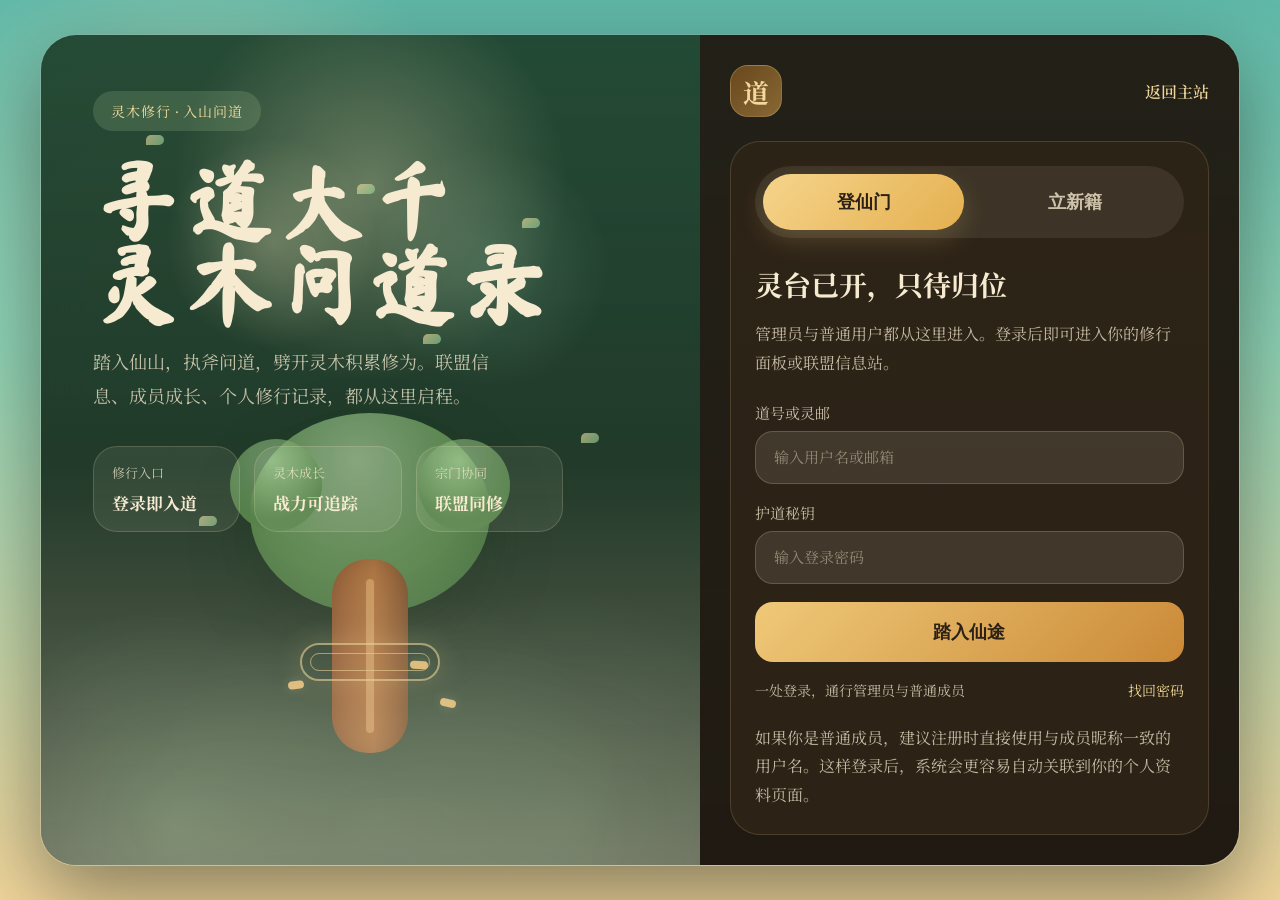
<file: public/auth.html>
<!DOCTYPE html>
<html lang="zh-CN">
<head>
  <meta charset="UTF-8">
  <meta name="viewport" content="width=device-width, initial-scale=1.0">
  <title>登录与注册 - 寻道大千联盟信息站</title>
  <link rel="preconnect" href="https://fonts.googleapis.com">
  <link rel="preconnect" href="https://fonts.gstatic.com" crossorigin>
  <link href="https://fonts.googleapis.com/css2?family=Ma+Shan+Zheng&family=Noto+Serif+SC:wght@400;500;600;700&family=Outfit:wght@400;500;600;700&display=swap" rel="stylesheet">
  <style>
    :root {
      --sky-top: #5fb8a8;
      --sky-mid: #8fd3b6;
      --sky-bottom: #f2d59b;
      --mist: rgba(248, 245, 230, 0.28);
      --card: rgba(44, 31, 18, 0.72);
      --card-border: rgba(236, 209, 156, 0.24);
      --text-main: #f6ead0;
      --text-soft: rgba(246, 234, 208, 0.76);
      --gold: #efc978;
      --gold-deep: #b8863b;
      --jade: #9bd0a6;
      --danger: #ffb0a5;
      --success: #b8f0c4;
      --input-bg: rgba(255, 247, 231, 0.1);
      --input-line: rgba(238, 209, 154, 0.22);
      --shadow: 0 30px 80px rgba(13, 20, 14, 0.45);
    }

    * { box-sizing: border-box; }
    body {
      margin: 0;
      min-height: 100vh;
      font-family: "Outfit", "Noto Serif SC", sans-serif;
      color: var(--text-main);
      background:
        radial-gradient(circle at 15% 18%, rgba(255, 241, 191, 0.32), transparent 20%),
        linear-gradient(180deg, var(--sky-top) 0%, var(--sky-mid) 38%, var(--sky-bottom) 100%);
    }
    .auth-page {
      min-height: 100vh;
      display: flex;
      align-items: center;
      justify-content: center;
      padding: 24px;
    }
    .auth-shell {
      width: min(1200px, 100%);
      display: grid;
      grid-template-columns: 1.1fr 0.9fr;
      border-radius: 36px;
      overflow: hidden;
      box-shadow: var(--shadow);
      background: rgba(21, 29, 19, 0.18);
      border: 1px solid rgba(255, 255, 255, 0.16);
      backdrop-filter: blur(16px);
    }
    .auth-scene {
      position: relative;
      min-height: 780px;
      padding: 56px 52px 48px;
      background:
        radial-gradient(circle at 50% 18%, rgba(255, 245, 196, 0.3), transparent 26%),
        linear-gradient(180deg, rgba(28, 62, 41, 0.88), rgba(16, 28, 18, 0.92));
      overflow: hidden;
    }
    .scene-mountains,
    .scene-aura,
    .scene-mist,
    .scene-leaves { position: absolute; inset: 0; pointer-events: none; }
    .scene-mountains {
      background:
        radial-gradient(circle at 20% 95%, rgba(111, 156, 112, 0.48), transparent 23%),
        radial-gradient(circle at 52% 95%, rgba(91, 132, 93, 0.45), transparent 28%),
        radial-gradient(circle at 80% 95%, rgba(81, 118, 81, 0.42), transparent 25%);
      opacity: 0.88;
    }
    .scene-aura {
      background:
        radial-gradient(circle at 35% 25%, rgba(255, 247, 200, 0.22), transparent 14%),
        radial-gradient(circle at 68% 28%, rgba(190, 240, 205, 0.16), transparent 16%);
    }
    .scene-mist {
      background:
        linear-gradient(180deg, transparent 52%, rgba(247, 241, 217, 0.18) 76%, rgba(247, 241, 217, 0.36) 100%);
    }
    .scene-leaves span {
      position: absolute;
      width: 18px;
      height: 10px;
      border-radius: 14px 14px 14px 0;
      background: linear-gradient(135deg, #ffe5a2, #8fd49a);
      opacity: 0.6;
      animation: drift 11s linear infinite;
    }
    .scene-leaves span:nth-child(1) { top: 12%; left: 16%; animation-delay: -1s; }
    .scene-leaves span:nth-child(2) { top: 22%; left: 73%; animation-delay: -4s; }
    .scene-leaves span:nth-child(3) { top: 36%; left: 58%; animation-delay: -7s; }
    .scene-leaves span:nth-child(4) { top: 18%; left: 48%; animation-delay: -2s; }
    .scene-leaves span:nth-child(5) { top: 48%; left: 82%; animation-delay: -6s; }
    .scene-leaves span:nth-child(6) { top: 58%; left: 24%; animation-delay: -9s; }
    @keyframes drift {
      0% { transform: translate3d(0, 0, 0) rotate(0deg); }
      50% { transform: translate3d(14px, 18px, 0) rotate(18deg); }
      100% { transform: translate3d(-8px, 36px, 0) rotate(-8deg); }
    }
    .scene-copy {
      position: relative;
      z-index: 2;
      max-width: 470px;
    }
    .scene-kicker {
      display: inline-flex;
      padding: 10px 18px;
      border-radius: 999px;
      background: rgba(175, 211, 154, 0.18);
      color: #f2dc9c;
      font-size: 14px;
      letter-spacing: 0.08em;
    }
    .scene-title {
      margin: 28px 0 18px;
      font-family: "Ma Shan Zheng", cursive;
      font-size: clamp(56px, 8vw, 88px);
      line-height: 0.96;
      letter-spacing: 0.04em;
    }
    .scene-desc {
      margin: 0;
      max-width: 430px;
      line-height: 1.9;
      color: var(--text-soft);
      font-size: 18px;
    }
    .scene-stats {
      display: grid;
      grid-template-columns: repeat(3, minmax(0, 1fr));
      gap: 14px;
      margin-top: 32px;
    }
    .scene-stat {
      padding: 16px 18px;
      border-radius: 24px;
      background: rgba(250, 244, 228, 0.08);
      border: 1px solid rgba(240, 223, 179, 0.18);
    }
    .scene-stat span { display: block; color: var(--text-soft); font-size: 13px; margin-bottom: 8px; }
    .scene-stat strong { font-size: 17px; }
    .scene-tree {
      position: absolute;
      left: 50%;
      bottom: 72px;
      width: 320px;
      height: 380px;
      transform: translateX(-50%);
    }
    .tree-crown {
      position: absolute;
      top: 0;
      left: 40px;
      width: 240px;
      height: 200px;
      border-radius: 50%;
      background: radial-gradient(circle at 45% 24%, rgba(214, 255, 194, 0.5), rgba(86, 133, 73, 0.92) 58%, rgba(52, 97, 50, 0.96) 100%);
      box-shadow: 0 26px 60px rgba(16, 34, 14, 0.4);
    }
    .tree-crown::before,
    .tree-crown::after {
      content: "";
      position: absolute;
      width: 92px;
      height: 92px;
      background: radial-gradient(circle at 45% 24%, rgba(201, 245, 183, 0.44), rgba(78, 125, 67, 0.96) 68%);
      border-radius: 50%;
      top: 26px;
    }
    .tree-crown::before { left: -20px; }
    .tree-crown::after { right: -20px; }
    .tree-trunk {
      position: absolute;
      left: 122px;
      top: 146px;
      width: 76px;
      height: 194px;
      border-radius: 36px;
      background: linear-gradient(90deg, #8f552a, #a76b36 55%, #7d4e28);
      box-shadow: inset 0 0 20px rgba(69, 38, 20, 0.25);
    }
    .tree-trunk::after {
      content: "";
      position: absolute;
      inset: 20px auto 20px 34px;
      width: 8px;
      border-radius: 8px;
      background: rgba(255, 214, 146, 0.34);
    }
    .tree-ring {
      position: absolute;
      left: 90px;
      top: 230px;
      width: 140px;
      height: 38px;
      border-radius: 999px;
      border: 2px solid rgba(233, 205, 139, 0.6);
      box-shadow: 0 0 30px rgba(255, 221, 151, 0.18);
    }
    .tree-ring::before,
    .tree-ring::after {
      content: "";
      position: absolute;
      inset: 8px;
      border-radius: inherit;
      border: 1px solid rgba(233, 205, 139, 0.34);
    }
    .wood-chip {
      position: absolute;
      width: 16px;
      height: 8px;
      border-radius: 8px;
      background: #d8b26b;
      box-shadow: 0 0 12px rgba(255, 222, 158, 0.2);
    }
    .wood-chip--1 { left: 78px; top: 268px; transform: rotate(-8deg); }
    .wood-chip--2 { right: 74px; top: 286px; transform: rotate(12deg); }
    .wood-chip--3 { right: 102px; top: 248px; width: 18px; transform: rotate(4deg); }
    .auth-panel {
      padding: 30px;
      background: linear-gradient(180deg, rgba(31, 24, 16, 0.94), rgba(25, 19, 13, 0.96));
    }
    .auth-top {
      display: flex;
      align-items: center;
      justify-content: space-between;
      margin-bottom: 24px;
    }
    .brand-seal {
      width: 52px;
      height: 52px;
      display: grid;
      place-items: center;
      border-radius: 18px;
      color: #f3d89d;
      background: linear-gradient(135deg, rgba(114, 77, 31, 0.9), rgba(161, 122, 58, 0.8));
      border: 1px solid rgba(243, 216, 157, 0.24);
      font-family: "Noto Serif SC", serif;
      font-size: 26px;
      font-weight: 700;
    }
    .back-link {
      color: #ecd498;
      text-decoration: none;
      font-weight: 600;
    }
    .panel-frame {
      padding: 24px;
      border-radius: 30px;
      background: rgba(47, 37, 24, 0.86);
      border: 1px solid rgba(238, 208, 150, 0.16);
    }
    .auth-tabs {
      display: grid;
      grid-template-columns: repeat(2, 1fr);
      gap: 10px;
      padding: 8px;
      border-radius: 999px;
      background: rgba(255, 246, 230, 0.08);
      margin-bottom: 26px;
    }
    .auth-tab {
      border: 0;
      border-radius: 999px;
      padding: 16px 18px;
      background: transparent;
      color: rgba(246, 234, 208, 0.78);
      font-size: 18px;
      font-weight: 700;
      cursor: pointer;
    }
    .auth-tab.is-active {
      color: #2b2116;
      background: linear-gradient(135deg, #f6d48c, #e4b04f);
      box-shadow: 0 10px 26px rgba(241, 201, 117, 0.2);
    }
    .panel { display: none; }
    .panel.is-active { display: block; }
    .panel h2 {
      margin: 0 0 12px;
      font-family: "Noto Serif SC", serif;
      font-size: 28px;
    }
    .panel p,
    .auth-note {
      color: var(--text-soft);
      line-height: 1.8;
      font-size: 16px;
    }
    form { display: grid; gap: 18px; margin-top: 24px; }
    label {
      display: grid;
      gap: 8px;
      color: var(--text-soft);
      font-size: 15px;
    }
    input {
      width: 100%;
      border: 1px solid var(--input-line);
      border-radius: 18px;
      padding: 16px 18px;
      background: var(--input-bg);
      color: var(--text-main);
      font: inherit;
      outline: none;
    }
    input::placeholder { color: rgba(246, 234, 208, 0.45); }
    .submit-btn {
      border: 0;
      border-radius: 18px;
      padding: 18px 20px;
      background: linear-gradient(135deg, #efc978, #ca8937);
      color: #2b2116;
      font-size: 18px;
      font-weight: 800;
      cursor: pointer;
    }
    .helper-row {
      display: flex;
      justify-content: space-between;
      gap: 12px;
      color: var(--text-soft);
      font-size: 14px;
    }
    .helper-row a { color: #f0d796; text-decoration: none; }
    .verify-row {
      display: flex;
      gap: 10px;
      align-items: stretch;
    }
    .verify-row input {
      flex: 1 1 auto;
      min-width: 0;
    }
    .verify-row .submit-btn {
      flex: 0 0 120px;
      white-space: nowrap;
      padding: 16px 18px;
      font-size: 15px;
    }
    .grid-two {
      display: grid;
      grid-template-columns: repeat(2, minmax(0, 1fr));
      gap: 16px;
    }
    .grid-two--compact {
      gap: 14px;
      align-items: start;
      grid-template-columns: 0.9fr 0.9fr;
    }
    .grid-two--compact label {
      gap: 6px;
      font-size: 14px;
    }
    .grid-two--compact input {
      padding: 14px 16px;
      min-height: 74px;
    }
    .auth-note { margin-top: 24px; }
    .alert { display: none; }
    .alert.is-visible {
      display: block;
      margin-bottom: 18px;
      padding: 14px 16px;
      border-radius: 16px;
      font-weight: 600;
    }
    .alert--success { background: rgba(119, 204, 144, 0.16); color: var(--success); }
    .alert--error { background: rgba(239, 110, 88, 0.16); color: var(--danger); }
    @media (max-width: 980px) {
      .auth-shell { grid-template-columns: 1fr; }
      .auth-scene { min-height: 540px; }
    }
    @media (max-width: 720px) {
      .auth-page { padding: 14px; }
      .auth-shell {
        border-radius: 26px;
      }
      .auth-panel, .auth-scene, .panel-frame { padding: 22px; }
      .scene-stats, .grid-two { grid-template-columns: 1fr; }
      .scene-title { font-size: 56px; }
      .tree-ring { display: none; }
      .scene-tree {
        width: 240px;
        height: 280px;
        bottom: 26px;
      }
      .tree-crown {
        left: 26px;
        width: 188px;
        height: 154px;
      }
      .tree-trunk {
        left: 92px;
        top: 114px;
        width: 56px;
        height: 138px;
      }
      .helper-row,
      .auth-top,
      .verify-row {
        flex-direction: column;
        align-items: stretch;
      }
      .verify-row .submit-btn {
        flex-basis: auto;
      }
    }
    @media (max-width: 560px) {
      .auth-page {
        padding: 10px;
      }
      .auth-shell,
      .panel-frame {
        border-radius: 22px;
      }
      .auth-panel,
      .auth-scene,
      .panel-frame {
        padding: 18px;
      }
      .auth-tabs {
        grid-template-columns: 1fr;
        border-radius: 24px;
      }
      .auth-tab,
      .submit-btn,
      input {
        border-radius: 16px;
      }
      .panel h2 {
        font-size: 1.6rem;
      }
      .panel p,
      .auth-note {
        font-size: 14px;
      }
      .scene-title {
        font-size: 42px;
      }
      .scene-desc {
        font-size: 15px;
      }
      .scene-kicker {
        width: 100%;
        justify-content: center;
        text-align: center;
      }
      .auth-scene {
        min-height: 430px;
      }
      .scene-tree,
      .scene-leaves {
        display: none;
      }
    }
    @media (max-width: 1024px) {
      .auth-page {
        align-items: flex-start;
        padding: 18px;
      }
      .auth-shell {
        width: min(100%, 760px);
        grid-template-columns: 1fr;
      }
      .auth-scene {
        min-height: 440px;
        padding: 34px 30px 150px;
      }
      .scene-copy {
        max-width: none;
      }
      .scene-stats {
        grid-template-columns: repeat(3, minmax(0, 1fr));
      }
      .scene-tree {
        width: 250px;
        height: 280px;
        bottom: 18px;
      }
      .tree-crown {
        left: 28px;
        width: 194px;
        height: 154px;
      }
      .tree-trunk {
        left: 96px;
        top: 112px;
        width: 58px;
        height: 138px;
      }
      .tree-ring {
        left: 74px;
        top: 194px;
        width: 118px;
      }
    }
    @media (max-width: 720px) {
      .auth-page {
        padding: 12px;
      }
      .auth-shell {
        border-radius: 24px;
      }
      .auth-panel,
      .auth-scene {
        padding: 18px;
      }
      .panel-frame {
        padding: 18px;
        border-radius: 24px;
      }
      .auth-top {
        gap: 12px;
        margin-bottom: 18px;
      }
      .brand-seal {
        width: 46px;
        height: 46px;
        border-radius: 16px;
        font-size: 22px;
      }
      .auth-scene {
        min-height: auto;
        padding-bottom: 22px;
      }
      .scene-title {
        margin: 18px 0 12px;
        font-size: clamp(42px, 15vw, 58px);
      }
      .scene-desc {
        font-size: 15px;
        line-height: 1.75;
      }
      .scene-stats {
        grid-template-columns: 1fr;
        gap: 10px;
        margin-top: 22px;
      }
      .scene-stat {
        padding: 14px 16px;
        border-radius: 18px;
      }
      .scene-tree,
      .tree-ring,
      .scene-leaves {
        display: none;
      }
      .auth-tabs {
        gap: 8px;
        padding: 6px;
      }
      .auth-tab {
        padding: 14px 16px;
        font-size: 16px;
      }
      .panel h2 {
        font-size: 24px;
        line-height: 1.3;
      }
      form {
        gap: 14px;
        margin-top: 18px;
      }
      input,
      .submit-btn {
        min-height: 52px;
      }
      .helper-row {
        gap: 8px;
        font-size: 13px;
      }
    }
    @media (max-width: 480px) {
      .auth-page {
        padding: 8px;
      }
      .auth-shell,
      .panel-frame {
        border-radius: 20px;
      }
      .auth-panel,
      .auth-scene,
      .panel-frame {
        padding: 16px;
      }
      .auth-tabs {
        grid-template-columns: 1fr 1fr;
      }
      .auth-tab {
        min-height: 48px;
        padding: 12px 10px;
        font-size: 15px;
      }
      .scene-kicker {
        width: 100%;
        justify-content: center;
        text-align: center;
      }
      .scene-title {
        font-size: 38px;
      }
      .panel h2 {
        font-size: 1.95rem;
      }
      .panel p,
      .auth-note,
      label {
        font-size: 14px;
      }
      .verify-row {
        gap: 8px;
      }
      .verify-row .submit-btn {
        min-height: 48px;
        padding: 12px 14px;
      }
      .grid-two,
      .grid-two--compact {
        grid-template-columns: 1fr;
        gap: 12px;
      }
    }
    @media (max-width: 380px) {
      .auth-top {
        flex-direction: column;
        align-items: flex-start;
      }
      .auth-tabs {
        grid-template-columns: 1fr;
      }
      .auth-tab,
      .submit-btn,
      input {
        border-radius: 14px;
      }
      .panel h2 {
        font-size: 1.7rem;
      }
    }
  </style>
</head>
<body>
  <div class="auth-page">
    <div class="auth-shell">
      <section class="auth-scene">
        <div class="scene-mountains" aria-hidden="true"></div>
        <div class="scene-aura" aria-hidden="true"></div>
        <div class="scene-leaves" aria-hidden="true">
          <span></span><span></span><span></span><span></span><span></span><span></span>
        </div>
        <div class="scene-copy">
          <div class="scene-kicker">灵木修行 · 入山问道</div>
          <h1 class="scene-title">寻道大千<br>灵木问道录</h1>
          <p class="scene-desc">踏入仙山，执斧问道，劈开灵木积累修为。联盟信息、成员成长、个人修行记录，都从这里启程。</p>
          <div class="scene-stats">
            <div class="scene-stat"><span>修行入口</span><strong>登录即入道</strong></div>
            <div class="scene-stat"><span>灵木成长</span><strong>战力可追踪</strong></div>
            <div class="scene-stat"><span>宗门协同</span><strong>联盟同修</strong></div>
          </div>
        </div>
        <div class="scene-tree" aria-hidden="true">
          <div class="tree-crown"></div>
          <div class="tree-trunk"></div>
          <div class="tree-ring"></div>
          <div class="wood-chip wood-chip--1"></div>
          <div class="wood-chip wood-chip--2"></div>
          <div class="wood-chip wood-chip--3"></div>
        </div>
        <div class="scene-mist" aria-hidden="true"></div>
      </section>

      <main class="auth-panel">
        <div class="auth-top">
          <div class="brand-seal">道</div>
          <a class="back-link" href="/index.html">返回主站</a>
        </div>
        <div class="panel-frame">
          <div class="auth-tabs">
            <button type="button" class="auth-tab is-active" data-tab="login">登仙门</button>
            <button type="button" class="auth-tab" data-tab="register">立新籍</button>
          </div>
          <div id="authAlert" class="alert"></div>

          <section class="panel is-active" data-panel="login">
            <h2>灵台已开，只待归位</h2>
            <p>管理员与普通用户都从这里进入。登录后即可进入你的修行面板或联盟信息站。</p>
            <form id="loginForm">
              <label>道号或灵邮
                <input id="loginUsername" name="username" type="text" placeholder="输入用户名或邮箱" required>
              </label>
              <label>护道秘钥
                <input id="loginPassword" name="password" type="password" placeholder="输入登录密码" required>
              </label>
              <button class="submit-btn" type="submit">踏入仙途</button>
              <div class="helper-row">
                <span>一处登录，通行管理员与普通成员</span>
                <a href="/forgot.html">找回密码</a>
              </div>
            </form>
          </section>

          <section class="panel" data-panel="register">
            <h2>初立名籍，结缘入道</h2>
            <p>注册成功后会自动切回登录页。建议用户名与成员昵称一致，方便系统自动关联你的个人档案。</p>
            <form id="registerForm">
              <div class="grid-two grid-two--compact">
                <label>修士名号
                  <input id="registerUsername" name="username" type="text" placeholder="3-20 位用户名" required>
                </label>
                <label>常用灵邮
                  <input id="registerEmail" name="email" type="email" placeholder="仅支持 qq/outlook/gmail" required>
                </label>
              </div>
              <label>邮箱验证码
                <div class="verify-row">
                  <input id="registerVerifyCode" name="verifyCode" type="text" placeholder="输入6位验证码" maxlength="6" inputmode="numeric" required>
                  <button type="button" id="sendVerifyCodeBtn" class="submit-btn">发送验证码</button>
                </div>
              </label>
              <div class="grid-two">
                <label>设置秘钥
                  <input id="registerPassword" name="password" type="password" placeholder="至少 6 位密码" required>
                </label>
                <label>再证秘钥
                  <input id="registerConfirmPassword" name="confirmPassword" type="password" placeholder="再次输入密码" required>
                </label>
              </div>
              <button class="submit-btn" type="submit">登记名籍</button>
            </form>
          </section>

          <div class="auth-note">如果你是普通成员，建议注册时直接使用与成员昵称一致的用户名。这样登录后，系统会更容易自动关联到你的个人资料页面。</div>
        </div>
      </main>
    </div>
  </div>

  <script>
    const tabs = [...document.querySelectorAll(".auth-tab")];
    const panels = [...document.querySelectorAll(".panel")];
    const alertBox = document.querySelector("#authAlert");
    const loginForm = document.querySelector("#loginForm");
    const registerForm = document.querySelector("#registerForm");

    function switchTab(tab) {
      tabs.forEach((item) => item.classList.toggle("is-active", item.dataset.tab === tab));
      panels.forEach((panel) => panel.classList.toggle("is-active", panel.dataset.panel === tab));
      hideAlert();
    }

    function showAlert(type, message) {
      alertBox.className = `alert is-visible alert--${type}`;
      alertBox.textContent = message;
    }

    function hideAlert() {
      alertBox.className = "alert";
      alertBox.textContent = "";
    }

    async function request(url, options = {}) {
      const response = await fetch(url, {
        credentials: "same-origin",
        headers: { "Content-Type": "application/json", ...(options.headers || {}) },
        ...options,
      });
      const data = await response.json().catch(() => ({}));
      if (!response.ok) throw new Error(data.error || "请求失败");
      return data;
    }

    const initialTab = new URLSearchParams(window.location.search).get("tab");
    if (initialTab === "login" || initialTab === "register") switchTab(initialTab);
    tabs.forEach((tab) => tab.addEventListener("click", () => switchTab(tab.dataset.tab)));

    loginForm.addEventListener("submit", async (event) => {
      event.preventDefault();
      hideAlert();
      try {
        const result = await request("/api/auth/login", {
          method: "POST",
          body: JSON.stringify({
            username: document.querySelector("#loginUsername").value.trim(),
            password: document.querySelector("#loginPassword").value.trim(),
          }),
        });
        localStorage.setItem("alliance_user", JSON.stringify({
          ...(result.user || {}),
          is_admin: Boolean(result.is_admin),
          loginTime: Date.now(),
        }));
        showAlert("success", result.message || "登录成功，正在进入仙途...");
        window.setTimeout(() => {
          window.location.href = "/index.html";
        }, 800);
      } catch (error) {
        showAlert("error", error.message);
      }
    });

    // 发送注册验证码
    const sendVerifyCodeBtn = document.querySelector("#sendVerifyCodeBtn");
    let verifyCodeTimer = null;

    function isEmailAllowed(email) {
      return email.endsWith("@qq.com") || email.endsWith("@outlook.com") || email.endsWith("@gmail.com");
    }

    sendVerifyCodeBtn.addEventListener("click", async () => {
      const email = document.querySelector("#registerEmail").value.trim();
      if (!email) {
        showAlert("error", "请先填写邮箱地址");
        return;
      }
      if (!isEmailAllowed(email)) {
        showAlert("error", "仅支持 @qq.com / @outlook.com / @gmail.com 邮箱");
        return;
      }
      hideAlert();
      sendVerifyCodeBtn.disabled = true;
      try {
        const result = await request("/api/auth/register-verify", {
          method: "POST",
          body: JSON.stringify({ email }),
        });
        showAlert("success", result.message || "验证码已发送");
        // 60秒倒计时
        let countdown = 60;
        sendVerifyCodeBtn.textContent = `${countdown}s 后重发`;
        verifyCodeTimer = setInterval(() => {
          countdown--;
          if (countdown <= 0) {
            clearInterval(verifyCodeTimer);
            sendVerifyCodeBtn.disabled = false;
            sendVerifyCodeBtn.textContent = "发送验证码";
          } else {
            sendVerifyCodeBtn.textContent = `${countdown}s 后重发`;
          }
        }, 1000);
      } catch (error) {
        showAlert("error", error.message);
        sendVerifyCodeBtn.disabled = false;
      }
    });

    registerForm.addEventListener("submit", async (event) => {
      event.preventDefault();
      hideAlert();
      const email = document.querySelector("#registerEmail").value.trim();
      const verifyCode = document.querySelector("#registerVerifyCode").value.trim();
      if (!email) {
        showAlert("error", "请填写邮箱地址");
        return;
      }
      if (!isEmailAllowed(email)) {
        showAlert("error", "仅支持 @qq.com / @outlook.com / @gmail.com 邮箱");
        return;
      }
      if (!verifyCode) {
        showAlert("error", "请输入邮箱验证码");
        return;
      }
      try {
        const result = await request("/api/auth/register", {
          method: "POST",
          body: JSON.stringify({
            username: document.querySelector("#registerUsername").value.trim(),
            email: email,
            verifyCode: verifyCode,
            password: document.querySelector("#registerPassword").value.trim(),
            confirmPassword: document.querySelector("#registerConfirmPassword").value.trim(),
          }),
        });
        showAlert("success", `${result.message || "注册成功"}，请使用新账号登录`);
        registerForm.reset();
        if (verifyCodeTimer) {
          clearInterval(verifyCodeTimer);
          sendVerifyCodeBtn.disabled = false;
          sendVerifyCodeBtn.textContent = "发送验证码";
        }
        switchTab("login");
        document.querySelector("#loginUsername").value = result.username || "";
      } catch (error) {
        showAlert("error", error.message);
      }
    });
  </script>
</body>
</file>
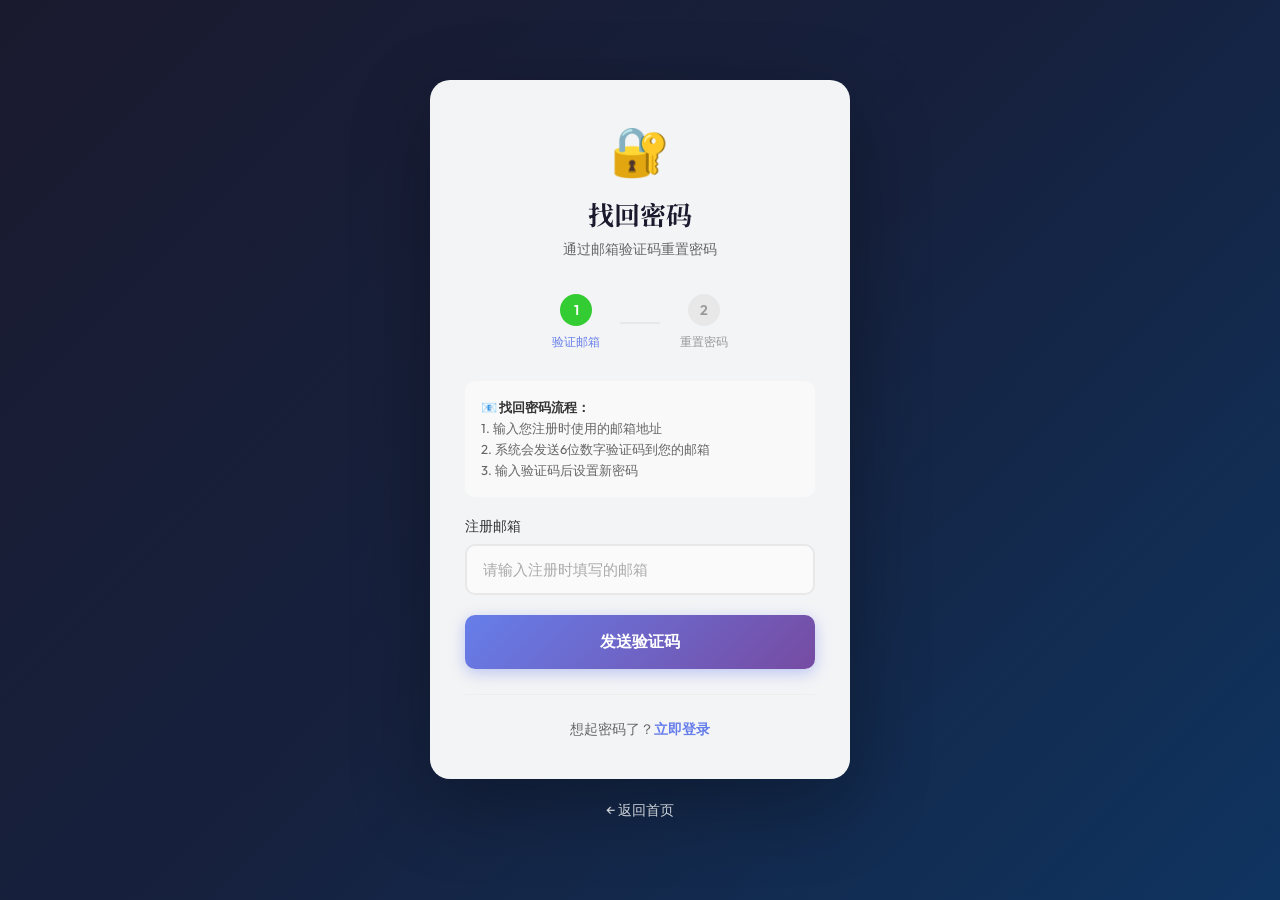
<file: public/forgot.html>
﻿<!DOCTYPE html>
<html lang="zh-CN">
<head>
    <meta charset="UTF-8">
    <meta name="viewport" content="width=device-width, initial-scale=1.0">
    <title>找回密码 - 寻道大千联盟信息站</title>
    <link rel="preconnect" href="https://fonts.googleapis.com">
    <link rel="preconnect" href="https://fonts.gstatic.com" crossorigin>
    <link href="https://fonts.googleapis.com/css2?family=Noto+Serif+SC:wght@400;600;700&family=Outfit:wght@400;500;600;700&display=swap" rel="stylesheet">
    <link rel="stylesheet" href="styles.css">
    <style>
        * {
            margin: 0;
            padding: 0;
            box-sizing: border-box;
        }

        body {
            font-family: 'Outfit', 'Microsoft YaHei', Arial, sans-serif;
            background: linear-gradient(135deg, #1a1a2e 0%, #16213e 50%, #0f3460 100%);
            min-height: 100vh;
            display: flex;
            align-items: center;
            justify-content: center;
            padding: 20px;
        }

        .auth-container {
            width: 100%;
            max-width: 420px;
            animation: slideUp 0.6s ease-out;
        }

        @keyframes slideUp {
            from {
                opacity: 0;
                transform: translateY(30px);
            }
            to {
                opacity: 1;
                transform: translateY(0);
            }
        }

        .auth-card {
            background: rgba(255, 255, 255, 0.95);
            border-radius: 20px;
            padding: 40px 35px;
            box-shadow: 0 25px 80px rgba(0, 0, 0, 0.3);
        }

        .auth-header {
            text-align: center;
            margin-bottom: 35px;
        }

        .auth-logo {
            font-size: 48px;
            margin-bottom: 15px;
        }

        .auth-header h1 {
            font-family: 'Noto Serif SC', serif;
            font-size: 26px;
            color: #1a1a2e;
            margin-bottom: 8px;
        }

        .auth-header p {
            color: #666;
            font-size: 14px;
        }

        .step-indicator {
            display: flex;
            justify-content: center;
            align-items: center;
            margin-bottom: 30px;
            gap: 20px;
        }

        .step {
            display: flex;
            flex-direction: column;
            align-items: center;
            gap: 8px;
        }

        .step-number {
            width: 32px;
            height: 32px;
            border-radius: 50%;
            display: flex;
            align-items: center;
            justify-content: center;
            font-size: 14px;
            font-weight: 600;
            background: #e8e8e8;
            color: #999;
            transition: all 0.3s;
        }

        .step-number.active {
            background: linear-gradient(135deg, #667eea 0%, #764ba2 100%);
            color: white;
        }

        .step-number.completed {
            background: #3c3;
            color: white;
        }

        .step-label {
            font-size: 12px;
            color: #999;
        }

        .step-label.active {
            color: #667eea;
            font-weight: 500;
        }

        .step-line {
            width: 40px;
            height: 2px;
            background: #e8e8e8;
            transition: background 0.3s;
        }

        .step-line.completed {
            background: #3c3;
        }

        .form-step {
            display: none;
        }

        .form-step.active {
            display: block;
        }

        .form-group {
            margin-bottom: 20px;
        }

        .form-group label {
            display: block;
            font-size: 14px;
            color: #333;
            margin-bottom: 8px;
            font-weight: 500;
        }

        .form-group input {
            width: 100%;
            padding: 14px 16px;
            border: 2px solid #e8e8e8;
            border-radius: 10px;
            font-size: 15px;
            transition: all 0.3s ease;
            background: #fafafa;
        }

        .form-group input:focus {
            outline: none;
            border-color: #667eea;
            background: #fff;
            box-shadow: 0 0 0 4px rgba(102, 126, 234, 0.1);
        }

        .form-group input::placeholder {
            color: #aaa;
        }

        .form-group .input-with-btn {
            display: flex;
            gap: 10px;
            align-items: stretch;
        }

        .form-group .input-with-btn input {
            flex: 1;
            min-width: 0;
        }

        .btn-send-code {
            padding: 14px 16px;
            background: #f0f0f0;
            border: 2px solid #e8e8e8;
            border-radius: 10px;
            font-size: 14px;
            font-weight: 500;
            color: #667eea;
            cursor: pointer;
            white-space: nowrap;
            transition: all 0.3s;
            min-width: 110px;
        }

        .btn-send-code:hover:not(:disabled) {
            background: #667eea;
            border-color: #667eea;
            color: white;
        }

        .btn-send-code:disabled {
            opacity: 0.6;
            cursor: not-allowed;
            color: #999;
        }

        .btn-primary {
            width: 100%;
            padding: 16px;
            background: linear-gradient(135deg, #667eea 0%, #764ba2 100%);
            color: white;
            border: none;
            border-radius: 10px;
            font-size: 16px;
            font-weight: 600;
            cursor: pointer;
            transition: all 0.3s ease;
            box-shadow: 0 4px 15px rgba(102, 126, 234, 0.4);
        }

        .btn-primary:hover {
            transform: translateY(-2px);
            box-shadow: 0 8px 25px rgba(102, 126, 234, 0.5);
        }

        .btn-primary:active {
            transform: translateY(0);
        }

        .btn-primary:disabled {
            opacity: 0.7;
            cursor: not-allowed;
            transform: none;
        }

        .btn-secondary {
            width: 100%;
            padding: 14px;
            background: #f0f0f0;
            color: #666;
            border: none;
            border-radius: 10px;
            font-size: 14px;
            font-weight: 500;
            cursor: pointer;
            transition: all 0.3s;
            margin-top: 12px;
        }

        .btn-secondary:hover {
            background: #e8e8e8;
        }

        .btn-loading {
            position: relative;
        }

        .btn-loading::after {
            content: '';
            position: absolute;
            width: 20px;
            height: 20px;
            border: 2px solid transparent;
            border-top-color: white;
            border-radius: 50%;
            animation: spin 0.8s linear infinite;
            margin-left: 10px;
        }

        @keyframes spin {
            to { transform: rotate(360deg); }
        }

        .alert {
            padding: 14px 16px;
            border-radius: 10px;
            margin-bottom: 20px;
            font-size: 14px;
            display: none;
            animation: shake 0.5s ease;
        }

        @keyframes shake {
            0%, 100% { transform: translateX(0); }
            20%, 60% { transform: translateX(-5px); }
            40%, 80% { transform: translateX(5px); }
        }

        .alert-error {
            background: #fee;
            color: #c33;
            border: 1px solid #fcc;
        }

        .alert-success {
            background: #efe;
            color: #3c3;
            border: 1px solid #cfc;
        }

        .alert-info {
            background: #eef;
            color: #667eea;
            border: 1px solid #ddf;
        }

        .tip-box {
            background: #f9f9f9;
            border-radius: 10px;
            padding: 16px;
            margin-bottom: 20px;
            font-size: 13px;
            color: #666;
            line-height: 1.6;
        }

        .tip-box strong {
            color: #333;
        }

        .auth-footer {
            text-align: center;
            margin-top: 25px;
            padding-top: 25px;
            border-top: 1px solid #eee;
            font-size: 14px;
            color: #666;
        }

        .auth-footer a {
            color: #667eea;
            text-decoration: none;
            font-weight: 600;
        }

        .auth-footer a:hover {
            text-decoration: underline;
        }

        .back-home {
            text-align: center;
            margin-top: 20px;
        }

        .back-home a {
            color: rgba(255, 255, 255, 0.8);
            text-decoration: none;
            font-size: 14px;
            display: inline-flex;
            align-items: center;
            gap: 6px;
            transition: color 0.3s;
        }

        .back-home a:hover {
            color: white;
        }

        .success-icon {
            font-size: 64px;
            text-align: center;
            margin-bottom: 20px;
        }

        .text-center {
            text-align: center;
        }

        @media (max-width: 560px) {
            body {
                padding: 12px;
                align-items: flex-start;
            }

            .auth-card {
                padding: 28px 20px;
                border-radius: 18px;
            }

            .auth-header {
                margin-bottom: 28px;
            }

            .auth-logo {
                font-size: 38px;
            }

            .auth-header h1 {
                font-size: 22px;
            }

            .step-indicator {
                gap: 12px;
                margin-bottom: 24px;
            }

            .step-line {
                width: 24px;
            }

            .form-group .input-with-btn {
                flex-direction: column;
            }

            .btn-send-code {
                width: 100%;
                min-width: 0;
            }
        }
    </style>
</head>
<body>
    <div class="auth-container">
        <div class="auth-card">
            <div class="auth-header">
                <div class="auth-logo">🔐</div>
                <h1>找回密码</h1>
                <p>通过邮箱验证码重置密码</p>
            </div>

            <div class="step-indicator">
                <div class="step">
                    <div class="step-number active" id="step1Num">1</div>
                    <div class="step-label active" id="step1Label">验证邮箱</div>
                </div>
                <div class="step-line" id="stepLine1"></div>
                <div class="step">
                    <div class="step-number" id="step2Num">2</div>
                    <div class="step-label" id="step2Label">重置密码</div>
                </div>
            </div>

            <div id="alertError" class="alert alert-error"></div>
            <div id="alertSuccess" class="alert alert-success"></div>
            <div id="alertInfo" class="alert alert-info"></div>

            <!-- 步骤1: 输入邮箱 -->
            <div class="form-step active" id="step1">
                <div class="tip-box">
                    <strong>📧 找回密码流程：</strong><br>
                    1. 输入您注册时使用的邮箱地址<br>
                    2. 系统会发送6位数字验证码到您的邮箱<br>
                    3. 输入验证码后设置新密码
                </div>

                <div class="form-group">
                    <label for="email">注册邮箱</label>
                    <input type="email" id="email" name="email" placeholder="请输入注册时填写的邮箱" required autocomplete="email">
                </div>

                <button type="button" class="btn-primary" id="sendCodeBtn" onclick="sendVerifyCode()">发送验证码</button>

                <div class="auth-footer">
                    想起密码了？<a href="login.html">立即登录</a>
                </div>
            </div>

            <!-- 步骤2: 输入验证码和新密码 -->
            <div class="form-step" id="step2">
                <div class="form-group">
                    <label for="verifyCode">验证码</label>
                    <div class="input-with-btn">
                        <input type="text" id="verifyCode" name="verifyCode" placeholder="请输入6位验证码" maxlength="6" required>
                        <button type="button" class="btn-send-code" id="resendBtn" onclick="sendVerifyCode()">重新发送</button>
                    </div>
                </div>

                <div class="form-group">
                    <label for="newPassword">新密码</label>
                    <input type="password" id="newPassword" name="newPassword" placeholder="至少6位字符" required>
                </div>

                <div class="form-group">
                    <label for="confirmPassword">确认新密码</label>
                    <input type="password" id="confirmPassword" name="confirmPassword" placeholder="再次输入新密码" required>
                </div>

                <button type="button" class="btn-primary" id="resetBtn" onclick="resetPassword()">重置密码</button>

                <button type="button" class="btn-secondary" onclick="goToStep(1)">← 返回上一步</button>
            </div>

            <!-- 步骤3: 成功 -->
            <div class="form-step" id="step3">
                <div class="success-icon">🎉</div>
                <h2 class="text-center">密码重置成功！</h2>
                <p class="text-center" style="color: #666; margin-top: 10px;">您的密码已成功更新</p>

                <button type="button" class="btn-primary" onclick="window.location.href='login.html'" style="margin-top: 30px;">返回登录</button>
            </div>
        </div>

        <div class="back-home">
            <a href="index.html">← 返回首页</a>
        </div>
    </div>

    <script>
        const API_BASE = '/api/auth';
        let currentEmail = '';
        let countdown = 0;
        let countdownTimer = null;

        // 更新步骤指示器
        function updateStepIndicator(step) {
            const step1Num = document.getElementById('step1Num');
            const step2Num = document.getElementById('step2Num');
            const step1Label = document.getElementById('step1Label');
            const step2Label = document.getElementById('step2Label');
            const stepLine1 = document.getElementById('stepLine1');

            step1Num.classList.remove('active', 'completed');
            step2Num.classList.remove('active', 'completed');
            step1Label.classList.remove('active');
            step2Label.classList.remove('active');
            stepLine1.classList.remove('completed');

            if (step >= 1) {
                step1Num.classList.add('completed');
                step1Label.classList.add('active');
            }
            
            if (step >= 2) {
                stepLine1.classList.add('completed');
                step2Num.classList.add('active');
                step2Label.classList.add('active');
            }
        }

        // 切换步骤
        function goToStep(step) {
            document.querySelectorAll('.form-step').forEach(el => el.classList.remove('active'));
            
            if (step === 1) {
                document.getElementById('step1').classList.add('active');
            } else if (step === 2) {
                document.getElementById('step2').classList.add('active');
            } else if (step === 3) {
                document.getElementById('step3').classList.add('active');
            }
            
            updateStepIndicator(step);
        }

        // 显示提示
        function showAlert(type, message) {
            const errorAlert = document.getElementById('alertError');
            const successAlert = document.getElementById('alertSuccess');
            const infoAlert = document.getElementById('alertInfo');
            
            errorAlert.style.display = 'none';
            successAlert.style.display = 'none';
            infoAlert.style.display = 'none';
            
            const alertEl = type === 'error' ? errorAlert : type === 'success' ? successAlert : infoAlert;
            alertEl.textContent = message;
            alertEl.style.display = 'block';
        }

        function hideAlerts() {
            document.getElementById('alertError').style.display = 'none';
            document.getElementById('alertSuccess').style.display = 'none';
            document.getElementById('alertInfo').style.display = 'none';
        }

        // 发送验证码
        async function sendVerifyCode() {
            const email = document.getElementById('email').value.trim();
            
            if (!email) {
                showAlert('error', '请输入邮箱地址');
                return;
            }
            
            const emailRegex = /^[^\s@]+@[^\s@]+\.[^\s@]+$/;
            if (!emailRegex.test(email)) {
                showAlert('error', '请输入有效的邮箱地址');
                return;
            }
            
            const sendBtn = document.getElementById('sendCodeBtn');
            const resendBtn = document.getElementById('resendBtn');
            
            sendBtn.disabled = true;
            resendBtn.disabled = true;
            
            try {
                const response = await fetch(`${API_BASE}/verify`, {
                    method: 'POST',
                    headers: {
                        'Content-Type': 'application/json'
                    },
                    credentials: 'include',
                    body: JSON.stringify({ email })
                });
                
                const data = await response.json();
                
                if (response.ok) {
                    currentEmail = email;
                    showAlert('success', `验证码已发送到 ${data.email}，请查收`);
                    goToStep(2);
                    startCountdown();
                } else {
                    showAlert('error', data.error || '发送验证码失败');
                    sendBtn.disabled = false;
                    resendBtn.disabled = false;
                }
            } catch (error) {
                showAlert('error', '网络错误，请检查服务器是否运行');
                sendBtn.disabled = false;
                resendBtn.disabled = false;
            }
        }

        // 倒计时
        function startCountdown() {
            countdown = 60;
            const resendBtn = document.getElementById('resendBtn');
            
            countdownTimer = setInterval(() => {
                countdown--;
                if (countdown > 0) {
                    resendBtn.textContent = `${countdown}秒后重发`;
                    resendBtn.disabled = true;
                } else {
                    clearInterval(countdownTimer);
                    resendBtn.textContent = '重新发送';
                    resendBtn.disabled = false;
                }
            }, 1000);
        }

        // 重置密码
        async function resetPassword() {
            const verifyCode = document.getElementById('verifyCode').value.trim();
            const newPassword = document.getElementById('newPassword').value;
            const confirmPassword = document.getElementById('confirmPassword').value;
            
            if (!verifyCode) {
                showAlert('error', '请输入验证码');
                return;
            }
            
            if (verifyCode.length !== 6) {
                showAlert('error', '验证码为6位数字');
                return;
            }
            
            if (!newPassword) {
                showAlert('error', '请输入新密码');
                return;
            }
            
            if (newPassword.length < 6) {
                showAlert('error', '密码长度不能少于6位');
                return;
            }
            
            if (newPassword !== confirmPassword) {
                showAlert('error', '两次输入的密码不一致');
                return;
            }
            
            const resetBtn = document.getElementById('resetBtn');
            resetBtn.disabled = true;
            resetBtn.classList.add('btn-loading');
            resetBtn.textContent = '重置中...';
            
            try {
                const response = await fetch(`${API_BASE}/reset`, {
                    method: 'POST',
                    headers: {
                        'Content-Type': 'application/json'
                    },
                    credentials: 'include',
                    body: JSON.stringify({
                        email: currentEmail,
                        verifyCode,
                        newPassword,
                        confirmPassword
                    })
                });
                
                const data = await response.json();
                
                if (response.ok) {
                    clearInterval(countdownTimer);
                    goToStep(3);
                } else {
                    showAlert('error', data.error || '重置密码失败');
                    resetBtn.disabled = false;
                    resetBtn.classList.remove('btn-loading');
                    resetBtn.textContent = '重置密码';
                }
            } catch (error) {
                showAlert('error', '网络错误，请检查服务器是否运行');
                resetBtn.disabled = false;
                resetBtn.classList.remove('btn-loading');
                resetBtn.textContent = '重置密码';
            }
        }
    document.addEventListener('DOMContentLoaded', () => {
            goToStep(1);
            hideAlerts();
        });
    </script>
</body>
</html>
</file>
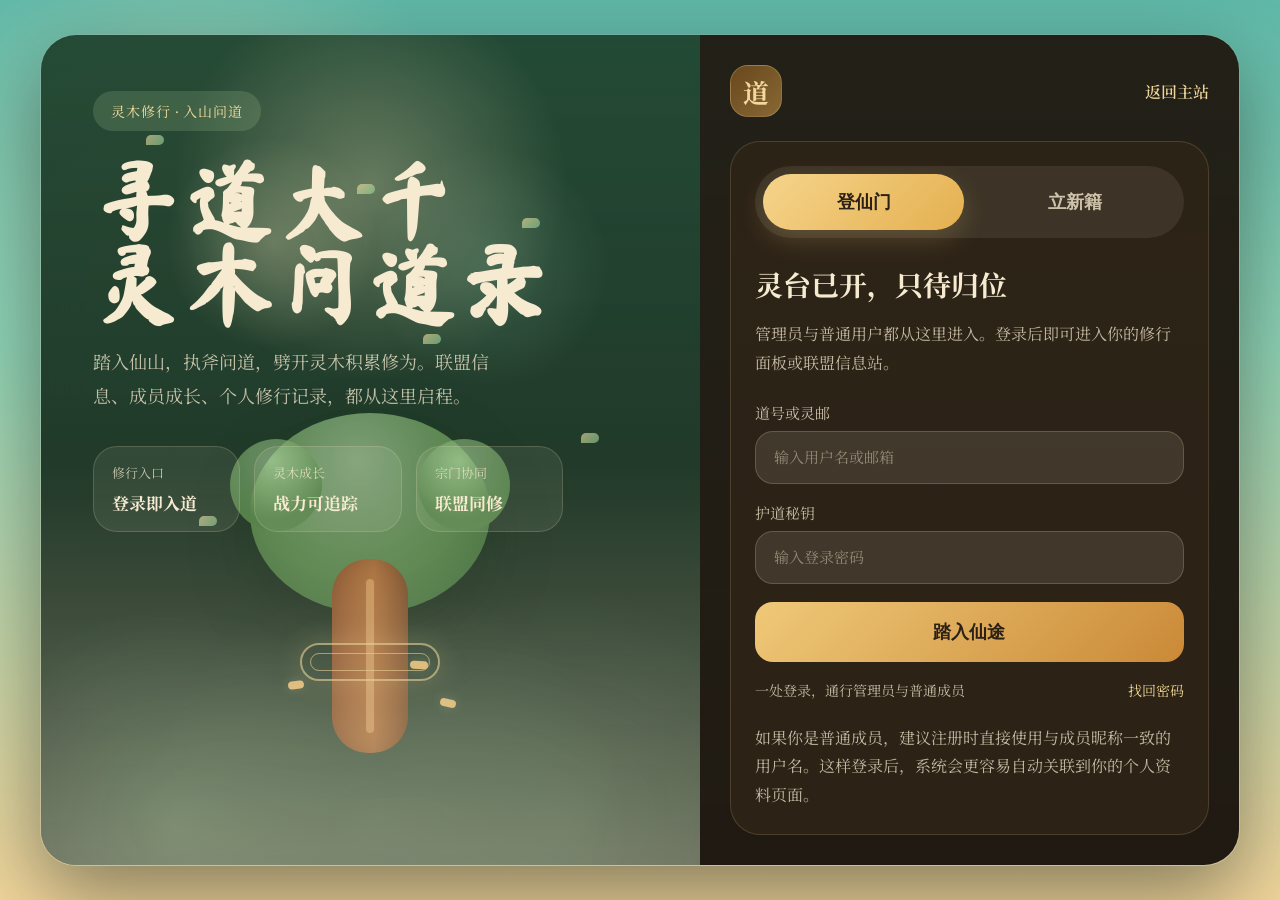
<file: New project/public/auth.html>
<!DOCTYPE html>
<html lang="zh-CN">
<head>
  <meta charset="UTF-8">
  <meta name="viewport" content="width=device-width, initial-scale=1.0">
  <title>登录与注册 - 寻道大千联盟信息站</title>
  <link rel="preconnect" href="https://fonts.googleapis.com">
  <link rel="preconnect" href="https://fonts.gstatic.com" crossorigin>
  <link href="https://fonts.googleapis.com/css2?family=Ma+Shan+Zheng&family=Noto+Serif+SC:wght@400;500;600;700&family=Outfit:wght@400;500;600;700&display=swap" rel="stylesheet">
  <style>
    :root {
      --sky-top: #5fb8a8;
      --sky-mid: #8fd3b6;
      --sky-bottom: #f2d59b;
      --mist: rgba(248, 245, 230, 0.28);
      --card: rgba(44, 31, 18, 0.72);
      --card-border: rgba(236, 209, 156, 0.24);
      --text-main: #f6ead0;
      --text-soft: rgba(246, 234, 208, 0.76);
      --gold: #efc978;
      --gold-deep: #b8863b;
      --jade: #9bd0a6;
      --danger: #ffb0a5;
      --success: #b8f0c4;
      --input-bg: rgba(255, 247, 231, 0.1);
      --input-line: rgba(238, 209, 154, 0.22);
      --shadow: 0 30px 80px rgba(13, 20, 14, 0.45);
    }

    * { box-sizing: border-box; }
    body {
      margin: 0;
      min-height: 100vh;
      font-family: "Outfit", "Noto Serif SC", sans-serif;
      color: var(--text-main);
      background:
        radial-gradient(circle at 15% 18%, rgba(255, 241, 191, 0.32), transparent 20%),
        linear-gradient(180deg, var(--sky-top) 0%, var(--sky-mid) 38%, var(--sky-bottom) 100%);
    }
    .auth-page {
      min-height: 100vh;
      display: flex;
      align-items: center;
      justify-content: center;
      padding: 24px;
    }
    .auth-shell {
      width: min(1200px, 100%);
      display: grid;
      grid-template-columns: 1.1fr 0.9fr;
      border-radius: 36px;
      overflow: hidden;
      box-shadow: var(--shadow);
      background: rgba(21, 29, 19, 0.18);
      border: 1px solid rgba(255, 255, 255, 0.16);
      backdrop-filter: blur(16px);
    }
    .auth-scene {
      position: relative;
      min-height: 780px;
      padding: 56px 52px 48px;
      background:
        radial-gradient(circle at 50% 18%, rgba(255, 245, 196, 0.3), transparent 26%),
        linear-gradient(180deg, rgba(28, 62, 41, 0.88), rgba(16, 28, 18, 0.92));
      overflow: hidden;
    }
    .scene-mountains,
    .scene-aura,
    .scene-mist,
    .scene-leaves { position: absolute; inset: 0; pointer-events: none; }
    .scene-mountains {
      background:
        radial-gradient(circle at 20% 95%, rgba(111, 156, 112, 0.48), transparent 23%),
        radial-gradient(circle at 52% 95%, rgba(91, 132, 93, 0.45), transparent 28%),
        radial-gradient(circle at 80% 95%, rgba(81, 118, 81, 0.42), transparent 25%);
      opacity: 0.88;
    }
    .scene-aura {
      background:
        radial-gradient(circle at 35% 25%, rgba(255, 247, 200, 0.22), transparent 14%),
        radial-gradient(circle at 68% 28%, rgba(190, 240, 205, 0.16), transparent 16%);
    }
    .scene-mist {
      background:
        linear-gradient(180deg, transparent 52%, rgba(247, 241, 217, 0.18) 76%, rgba(247, 241, 217, 0.36) 100%);
    }
    .scene-leaves span {
      position: absolute;
      width: 18px;
      height: 10px;
      border-radius: 14px 14px 14px 0;
      background: linear-gradient(135deg, #ffe5a2, #8fd49a);
      opacity: 0.6;
      animation: drift 11s linear infinite;
    }
    .scene-leaves span:nth-child(1) { top: 12%; left: 16%; animation-delay: -1s; }
    .scene-leaves span:nth-child(2) { top: 22%; left: 73%; animation-delay: -4s; }
    .scene-leaves span:nth-child(3) { top: 36%; left: 58%; animation-delay: -7s; }
    .scene-leaves span:nth-child(4) { top: 18%; left: 48%; animation-delay: -2s; }
    .scene-leaves span:nth-child(5) { top: 48%; left: 82%; animation-delay: -6s; }
    .scene-leaves span:nth-child(6) { top: 58%; left: 24%; animation-delay: -9s; }
    @keyframes drift {
      0% { transform: translate3d(0, 0, 0) rotate(0deg); }
      50% { transform: translate3d(14px, 18px, 0) rotate(18deg); }
      100% { transform: translate3d(-8px, 36px, 0) rotate(-8deg); }
    }
    .scene-copy {
      position: relative;
      z-index: 2;
      max-width: 470px;
    }
    .scene-kicker {
      display: inline-flex;
      padding: 10px 18px;
      border-radius: 999px;
      background: rgba(175, 211, 154, 0.18);
      color: #f2dc9c;
      font-size: 14px;
      letter-spacing: 0.08em;
    }
    .scene-title {
      margin: 28px 0 18px;
      font-family: "Ma Shan Zheng", cursive;
      font-size: clamp(56px, 8vw, 88px);
      line-height: 0.96;
      letter-spacing: 0.04em;
    }
    .scene-desc {
      margin: 0;
      max-width: 430px;
      line-height: 1.9;
      color: var(--text-soft);
      font-size: 18px;
    }
    .scene-stats {
      display: grid;
      grid-template-columns: repeat(3, minmax(0, 1fr));
      gap: 14px;
      margin-top: 32px;
    }
    .scene-stat {
      padding: 16px 18px;
      border-radius: 24px;
      background: rgba(250, 244, 228, 0.08);
      border: 1px solid rgba(240, 223, 179, 0.18);
    }
    .scene-stat span { display: block; color: var(--text-soft); font-size: 13px; margin-bottom: 8px; }
    .scene-stat strong { font-size: 17px; }
    .scene-tree {
      position: absolute;
      left: 50%;
      bottom: 72px;
      width: 320px;
      height: 380px;
      transform: translateX(-50%);
    }
    .tree-crown {
      position: absolute;
      top: 0;
      left: 40px;
      width: 240px;
      height: 200px;
      border-radius: 50%;
      background: radial-gradient(circle at 45% 24%, rgba(214, 255, 194, 0.5), rgba(86, 133, 73, 0.92) 58%, rgba(52, 97, 50, 0.96) 100%);
      box-shadow: 0 26px 60px rgba(16, 34, 14, 0.4);
    }
    .tree-crown::before,
    .tree-crown::after {
      content: "";
      position: absolute;
      width: 92px;
      height: 92px;
      background: radial-gradient(circle at 45% 24%, rgba(201, 245, 183, 0.44), rgba(78, 125, 67, 0.96) 68%);
      border-radius: 50%;
      top: 26px;
    }
    .tree-crown::before { left: -20px; }
    .tree-crown::after { right: -20px; }
    .tree-trunk {
      position: absolute;
      left: 122px;
      top: 146px;
      width: 76px;
      height: 194px;
      border-radius: 36px;
      background: linear-gradient(90deg, #8f552a, #a76b36 55%, #7d4e28);
      box-shadow: inset 0 0 20px rgba(69, 38, 20, 0.25);
    }
    .tree-trunk::after {
      content: "";
      position: absolute;
      inset: 20px auto 20px 34px;
      width: 8px;
      border-radius: 8px;
      background: rgba(255, 214, 146, 0.34);
    }
    .tree-ring {
      position: absolute;
      left: 90px;
      top: 230px;
      width: 140px;
      height: 38px;
      border-radius: 999px;
      border: 2px solid rgba(233, 205, 139, 0.6);
      box-shadow: 0 0 30px rgba(255, 221, 151, 0.18);
    }
    .tree-ring::before,
    .tree-ring::after {
      content: "";
      position: absolute;
      inset: 8px;
      border-radius: inherit;
      border: 1px solid rgba(233, 205, 139, 0.34);
    }
    .wood-chip {
      position: absolute;
      width: 16px;
      height: 8px;
      border-radius: 8px;
      background: #d8b26b;
      box-shadow: 0 0 12px rgba(255, 222, 158, 0.2);
    }
    .wood-chip--1 { left: 78px; top: 268px; transform: rotate(-8deg); }
    .wood-chip--2 { right: 74px; top: 286px; transform: rotate(12deg); }
    .wood-chip--3 { right: 102px; top: 248px; width: 18px; transform: rotate(4deg); }
    .auth-panel {
      padding: 30px;
      background: linear-gradient(180deg, rgba(31, 24, 16, 0.94), rgba(25, 19, 13, 0.96));
    }
    .auth-top {
      display: flex;
      align-items: center;
      justify-content: space-between;
      margin-bottom: 24px;
    }
    .brand-seal {
      width: 52px;
      height: 52px;
      display: grid;
      place-items: center;
      border-radius: 18px;
      color: #f3d89d;
      background: linear-gradient(135deg, rgba(114, 77, 31, 0.9), rgba(161, 122, 58, 0.8));
      border: 1px solid rgba(243, 216, 157, 0.24);
      font-family: "Noto Serif SC", serif;
      font-size: 26px;
      font-weight: 700;
    }
    .back-link {
      color: #ecd498;
      text-decoration: none;
      font-weight: 600;
    }
    .panel-frame {
      padding: 24px;
      border-radius: 30px;
      background: rgba(47, 37, 24, 0.86);
      border: 1px solid rgba(238, 208, 150, 0.16);
    }
    .auth-tabs {
      display: grid;
      grid-template-columns: repeat(2, 1fr);
      gap: 10px;
      padding: 8px;
      border-radius: 999px;
      background: rgba(255, 246, 230, 0.08);
      margin-bottom: 26px;
    }
    .auth-tab {
      border: 0;
      border-radius: 999px;
      padding: 16px 18px;
      background: transparent;
      color: rgba(246, 234, 208, 0.78);
      font-size: 18px;
      font-weight: 700;
      cursor: pointer;
    }
    .auth-tab.is-active {
      color: #2b2116;
      background: linear-gradient(135deg, #f6d48c, #e4b04f);
      box-shadow: 0 10px 26px rgba(241, 201, 117, 0.2);
    }
    .panel { display: none; }
    .panel.is-active { display: block; }
    .panel h2 {
      margin: 0 0 12px;
      font-family: "Noto Serif SC", serif;
      font-size: 28px;
    }
    .panel p,
    .auth-note {
      color: var(--text-soft);
      line-height: 1.8;
      font-size: 16px;
    }
    form { display: grid; gap: 18px; margin-top: 24px; }
    label {
      display: grid;
      gap: 8px;
      color: var(--text-soft);
      font-size: 15px;
    }
    input {
      width: 100%;
      border: 1px solid var(--input-line);
      border-radius: 18px;
      padding: 16px 18px;
      background: var(--input-bg);
      color: var(--text-main);
      font: inherit;
      outline: none;
    }
    input::placeholder { color: rgba(246, 234, 208, 0.45); }
    .submit-btn {
      border: 0;
      border-radius: 18px;
      padding: 18px 20px;
      background: linear-gradient(135deg, #efc978, #ca8937);
      color: #2b2116;
      font-size: 18px;
      font-weight: 800;
      cursor: pointer;
    }
    .helper-row {
      display: flex;
      justify-content: space-between;
      gap: 12px;
      color: var(--text-soft);
      font-size: 14px;
    }
    .helper-row a { color: #f0d796; text-decoration: none; }
    .verify-row {
      display: flex;
      gap: 10px;
      align-items: stretch;
    }
    .verify-row input {
      flex: 1 1 auto;
      min-width: 0;
    }
    .verify-row .submit-btn {
      flex: 0 0 120px;
      white-space: nowrap;
      padding: 16px 18px;
      font-size: 15px;
    }
    .grid-two {
      display: grid;
      grid-template-columns: repeat(2, minmax(0, 1fr));
      gap: 16px;
    }
    .grid-two--compact {
      gap: 14px;
      align-items: start;
      grid-template-columns: 0.9fr 0.9fr;
    }
    .grid-two--compact label {
      gap: 6px;
      font-size: 14px;
    }
    .grid-two--compact input {
      padding: 14px 16px;
      min-height: 74px;
    }
    .auth-note { margin-top: 24px; }
    .alert { display: none; }
    .alert.is-visible {
      display: block;
      margin-bottom: 18px;
      padding: 14px 16px;
      border-radius: 16px;
      font-weight: 600;
    }
    .alert--success { background: rgba(119, 204, 144, 0.16); color: var(--success); }
    .alert--error { background: rgba(239, 110, 88, 0.16); color: var(--danger); }
    @media (max-width: 980px) {
      .auth-shell { grid-template-columns: 1fr; }
      .auth-scene { min-height: 540px; }
    }
    @media (max-width: 720px) {
      .auth-page { padding: 14px; }
      .auth-shell {
        border-radius: 26px;
      }
      .auth-panel, .auth-scene, .panel-frame { padding: 22px; }
      .scene-stats, .grid-two { grid-template-columns: 1fr; }
      .scene-title { font-size: 56px; }
      .tree-ring { display: none; }
      .scene-tree {
        width: 240px;
        height: 280px;
        bottom: 26px;
      }
      .tree-crown {
        left: 26px;
        width: 188px;
        height: 154px;
      }
      .tree-trunk {
        left: 92px;
        top: 114px;
        width: 56px;
        height: 138px;
      }
      .helper-row,
      .auth-top,
      .verify-row {
        flex-direction: column;
        align-items: stretch;
      }
      .verify-row .submit-btn {
        flex-basis: auto;
      }
    }
    @media (max-width: 560px) {
      .auth-page {
        padding: 10px;
      }
      .auth-shell,
      .panel-frame {
        border-radius: 22px;
      }
      .auth-panel,
      .auth-scene,
      .panel-frame {
        padding: 18px;
      }
      .auth-tabs {
        grid-template-columns: 1fr;
        border-radius: 24px;
      }
      .auth-tab,
      .submit-btn,
      input {
        border-radius: 16px;
      }
      .panel h2 {
        font-size: 1.6rem;
      }
      .panel p,
      .auth-note {
        font-size: 14px;
      }
      .scene-title {
        font-size: 42px;
      }
      .scene-desc {
        font-size: 15px;
      }
      .scene-kicker {
        width: 100%;
        justify-content: center;
        text-align: center;
      }
      .auth-scene {
        min-height: 430px;
      }
      .scene-tree,
      .scene-leaves {
        display: none;
      }
    }
  </style>
</head>
<body>
  <div class="auth-page">
    <div class="auth-shell">
      <section class="auth-scene">
        <div class="scene-mountains" aria-hidden="true"></div>
        <div class="scene-aura" aria-hidden="true"></div>
        <div class="scene-leaves" aria-hidden="true">
          <span></span><span></span><span></span><span></span><span></span><span></span>
        </div>
        <div class="scene-copy">
          <div class="scene-kicker">灵木修行 · 入山问道</div>
          <h1 class="scene-title">寻道大千<br>灵木问道录</h1>
          <p class="scene-desc">踏入仙山，执斧问道，劈开灵木积累修为。联盟信息、成员成长、个人修行记录，都从这里启程。</p>
          <div class="scene-stats">
            <div class="scene-stat"><span>修行入口</span><strong>登录即入道</strong></div>
            <div class="scene-stat"><span>灵木成长</span><strong>战力可追踪</strong></div>
            <div class="scene-stat"><span>宗门协同</span><strong>联盟同修</strong></div>
          </div>
        </div>
        <div class="scene-tree" aria-hidden="true">
          <div class="tree-crown"></div>
          <div class="tree-trunk"></div>
          <div class="tree-ring"></div>
          <div class="wood-chip wood-chip--1"></div>
          <div class="wood-chip wood-chip--2"></div>
          <div class="wood-chip wood-chip--3"></div>
        </div>
        <div class="scene-mist" aria-hidden="true"></div>
      </section>

      <main class="auth-panel">
        <div class="auth-top">
          <div class="brand-seal">道</div>
          <a class="back-link" href="/index.html">返回主站</a>
        </div>
        <div class="panel-frame">
          <div class="auth-tabs">
            <button type="button" class="auth-tab is-active" data-tab="login">登仙门</button>
            <button type="button" class="auth-tab" data-tab="register">立新籍</button>
          </div>
          <div id="authAlert" class="alert"></div>

          <section class="panel is-active" data-panel="login">
            <h2>灵台已开，只待归位</h2>
            <p>管理员与普通用户都从这里进入。登录后即可进入你的修行面板或联盟信息站。</p>
            <form id="loginForm">
              <label>道号或灵邮
                <input id="loginUsername" name="username" type="text" placeholder="输入用户名或邮箱" required>
              </label>
              <label>护道秘钥
                <input id="loginPassword" name="password" type="password" placeholder="输入登录密码" required>
              </label>
              <button class="submit-btn" type="submit">踏入仙途</button>
              <div class="helper-row">
                <span>一处登录，通行管理员与普通成员</span>
                <a href="/forgot.html">找回密码</a>
              </div>
            </form>
          </section>

          <section class="panel" data-panel="register">
            <h2>初立名籍，结缘入道</h2>
            <p>注册成功后会自动切回登录页。建议用户名与成员昵称一致，方便系统自动关联你的个人档案。</p>
            <form id="registerForm">
              <div class="grid-two grid-two--compact">
                <label>修士名号
                  <input id="registerUsername" name="username" type="text" placeholder="3-20 位用户名" required>
                </label>
                <label>常用灵邮
                  <input id="registerEmail" name="email" type="email" placeholder="仅支持 qq/outlook/gmail" required>
                </label>
              </div>
              <label>邮箱验证码
                <div class="verify-row">
                  <input id="registerVerifyCode" name="verifyCode" type="text" placeholder="输入6位验证码" maxlength="6" inputmode="numeric" required>
                  <button type="button" id="sendVerifyCodeBtn" class="submit-btn">发送验证码</button>
                </div>
              </label>
              <div class="grid-two">
                <label>设置秘钥
                  <input id="registerPassword" name="password" type="password" placeholder="至少 6 位密码" required>
                </label>
                <label>再证秘钥
                  <input id="registerConfirmPassword" name="confirmPassword" type="password" placeholder="再次输入密码" required>
                </label>
              </div>
              <button class="submit-btn" type="submit">登记名籍</button>
            </form>
          </section>

          <div class="auth-note">如果你是普通成员，建议注册时直接使用与成员昵称一致的用户名。这样登录后，系统会更容易自动关联到你的个人资料页面。</div>
        </div>
      </main>
    </div>
  </div>

  <script>
    const tabs = [...document.querySelectorAll(".auth-tab")];
    const panels = [...document.querySelectorAll(".panel")];
    const alertBox = document.querySelector("#authAlert");
    const loginForm = document.querySelector("#loginForm");
    const registerForm = document.querySelector("#registerForm");

    function switchTab(tab) {
      tabs.forEach((item) => item.classList.toggle("is-active", item.dataset.tab === tab));
      panels.forEach((panel) => panel.classList.toggle("is-active", panel.dataset.panel === tab));
      hideAlert();
    }

    function showAlert(type, message) {
      alertBox.className = `alert is-visible alert--${type}`;
      alertBox.textContent = message;
    }

    function hideAlert() {
      alertBox.className = "alert";
      alertBox.textContent = "";
    }

    async function request(url, options = {}) {
      const response = await fetch(url, {
        credentials: "same-origin",
        headers: { "Content-Type": "application/json", ...(options.headers || {}) },
        ...options,
      });
      const data = await response.json().catch(() => ({}));
      if (!response.ok) throw new Error(data.error || "请求失败");
      return data;
    }

    const initialTab = new URLSearchParams(window.location.search).get("tab");
    if (initialTab === "login" || initialTab === "register") switchTab(initialTab);
    tabs.forEach((tab) => tab.addEventListener("click", () => switchTab(tab.dataset.tab)));

    loginForm.addEventListener("submit", async (event) => {
      event.preventDefault();
      hideAlert();
      try {
        const result = await request("/api/auth/login", {
          method: "POST",
          body: JSON.stringify({
            username: document.querySelector("#loginUsername").value.trim(),
            password: document.querySelector("#loginPassword").value.trim(),
          }),
        });
        localStorage.setItem("alliance_user", JSON.stringify({
          ...(result.user || {}),
          is_admin: Boolean(result.is_admin),
          loginTime: Date.now(),
        }));
        showAlert("success", result.message || "登录成功，正在进入仙途...");
        window.setTimeout(() => {
          window.location.href = "/index.html";
        }, 800);
      } catch (error) {
        showAlert("error", error.message);
      }
    });

    // 发送注册验证码
    const sendVerifyCodeBtn = document.querySelector("#sendVerifyCodeBtn");
    let verifyCodeTimer = null;

    function isEmailAllowed(email) {
      return email.endsWith("@qq.com") || email.endsWith("@outlook.com") || email.endsWith("@gmail.com");
    }

    sendVerifyCodeBtn.addEventListener("click", async () => {
      const email = document.querySelector("#registerEmail").value.trim();
      if (!email) {
        showAlert("error", "请先填写邮箱地址");
        return;
      }
      if (!isEmailAllowed(email)) {
        showAlert("error", "仅支持 @qq.com / @outlook.com / @gmail.com 邮箱");
        return;
      }
      hideAlert();
      sendVerifyCodeBtn.disabled = true;
      try {
        const result = await request("/api/auth/register-verify", {
          method: "POST",
          body: JSON.stringify({ email }),
        });
        showAlert("success", result.message || "验证码已发送");
        // 60秒倒计时
        let countdown = 60;
        sendVerifyCodeBtn.textContent = `${countdown}s 后重发`;
        verifyCodeTimer = setInterval(() => {
          countdown--;
          if (countdown <= 0) {
            clearInterval(verifyCodeTimer);
            sendVerifyCodeBtn.disabled = false;
            sendVerifyCodeBtn.textContent = "发送验证码";
          } else {
            sendVerifyCodeBtn.textContent = `${countdown}s 后重发`;
          }
        }, 1000);
      } catch (error) {
        showAlert("error", error.message);
        sendVerifyCodeBtn.disabled = false;
      }
    });

    registerForm.addEventListener("submit", async (event) => {
      event.preventDefault();
      hideAlert();
      const email = document.querySelector("#registerEmail").value.trim();
      const verifyCode = document.querySelector("#registerVerifyCode").value.trim();
      if (!email) {
        showAlert("error", "请填写邮箱地址");
        return;
      }
      if (!isEmailAllowed(email)) {
        showAlert("error", "仅支持 @qq.com / @outlook.com / @gmail.com 邮箱");
        return;
      }
      if (!verifyCode) {
        showAlert("error", "请输入邮箱验证码");
        return;
      }
      try {
        const result = await request("/api/auth/register", {
          method: "POST",
          body: JSON.stringify({
            username: document.querySelector("#registerUsername").value.trim(),
            email: email,
            verifyCode: verifyCode,
            password: document.querySelector("#registerPassword").value.trim(),
            confirmPassword: document.querySelector("#registerConfirmPassword").value.trim(),
          }),
        });
        showAlert("success", `${result.message || "注册成功"}，请使用新账号登录`);
        registerForm.reset();
        if (verifyCodeTimer) {
          clearInterval(verifyCodeTimer);
          sendVerifyCodeBtn.disabled = false;
          sendVerifyCodeBtn.textContent = "发送验证码";
        }
        switchTab("login");
        document.querySelector("#loginUsername").value = result.username || "";
      } catch (error) {
        showAlert("error", error.message);
      }
    });
  </script>
</body>
</file>
<file: public/styles.css>
:root {
  --bg-start: #eef4ea;
  --bg-end: #dce6d4;
  --white: #ffffff;
  --text: #27352a;
  --muted: #667565;
  --pill-shadow: 0 10px 24px rgba(63, 82, 58, 0.12);
  --panel-shadow: 0 20px 48px rgba(72, 91, 67, 0.12);
  --soft-panel: rgba(255, 252, 246, 0.78);
  --sidebar-start: #6d8f70;
  --sidebar-end: #91ab7b;
  --soft-line: rgba(111, 137, 105, 0.18);
  --card-start: #f6f3e7;
  --card-end: #edf4e6;
  --action-start: #6f8c57;
  --action-end: #9d7b43;
  --accent-start: #7e9565;
  --accent-end: #9f7a46;
}

* {
  box-sizing: border-box;
}

html {
  scroll-behavior: smooth;
}

body {
  margin: 0;
  min-height: 100vh;
  overflow-x: hidden;
  font-family: "Outfit", "Segoe UI", sans-serif;
  color: var(--text);
  background:
    radial-gradient(circle at top left, rgba(255, 255, 255, 0.72) 0, transparent 24%),
    radial-gradient(circle at 82% 10%, rgba(198, 228, 193, 0.48) 0, transparent 22%),
    linear-gradient(180deg, #f4f7ef 0%, var(--bg-start) 38%, var(--bg-end) 100%);
}

img,
svg,
video,
canvas {
  max-width: 100%;
}

button,
input,
select,
textarea {
  font: inherit;
}

button {
  cursor: pointer;
}

.board-page {
  width: min(1540px, calc(100% - 40px));
  margin: 0 auto;
  padding: 28px 0 40px;
}

.board-top {
  display: flex;
  justify-content: space-between;
  align-items: flex-start;
  gap: 20px;
  margin-bottom: 24px;
  color: var(--text);
}

.board-top__actions {
  display: flex;
  gap: 10px;
  flex-wrap: wrap;
  align-self: center;
}

.board-eyebrow {
  margin: 0 0 8px;
  font-size: 0.86rem;
  letter-spacing: 0.22em;
  text-transform: uppercase;
}

.board-top h1 {
  margin: 0;
  font-family: "Noto Serif SC", serif;
  font-size: clamp(2.5rem, 4.5vw, 4rem);
  line-height: 1.05;
}

.board-top__stats {
  display: flex;
  gap: 10px;
  flex-wrap: wrap;
}

.board-top__stats span {
  display: inline-flex;
  align-items: center;
  justify-content: center;
  min-height: 48px;
  padding: 0 18px;
  border-radius: 999px;
  background: rgba(255, 255, 255, 0.86);
  border: 1px solid rgba(123, 147, 102, 0.14);
  color: #4a5c45;
  font-weight: 700;
}

.modal__dialog--wide {
  width: min(960px, calc(100vw - 32px));
}

.modal__body {
  display: grid;
  gap: 12px;
  max-height: min(68vh, 720px);
  overflow: auto;
  padding-right: 4px;
}

.request-item {
  display: flex;
  justify-content: space-between;
  align-items: flex-start;
  gap: 14px;
  padding: 16px;
  border-radius: 18px;
  background: rgba(248, 245, 236, 0.96);
  border: 1px solid rgba(126, 149, 101, 0.14);
}

.request-item__body {
  display: grid;
  gap: 6px;
  min-width: 0;
}

.request-item__body strong {
  font-size: 1rem;
}

.request-item__body p,
.request-item__body small {
  margin: 0;
  color: var(--muted);
}

.request-item__actions {
  display: flex;
  align-items: center;
  gap: 8px;
  flex-wrap: wrap;
}

.request-comment-input {
  width: min(320px, 100%);
  min-height: 88px;
  padding: 10px 12px;
  border: 1px solid rgba(126, 149, 101, 0.22);
  border-radius: 14px;
  background: rgba(255, 255, 255, 0.96);
  color: var(--text);
  resize: vertical;
}

.request-item__comment {
  padding: 10px 12px;
  border-radius: 12px;
  background: rgba(176, 106, 84, 0.08);
  color: #7a4b3d;
}

.user-message-modal {
  gap: 18px;
}

.user-message-form {
  padding: 18px;
  border-radius: 18px;
  background: linear-gradient(135deg, rgba(247, 243, 231, 0.96), rgba(255, 255, 255, 0.96));
  border: 1px solid rgba(126, 149, 101, 0.16);
}

.user-message-form__row {
  display: grid;
  grid-template-columns: minmax(0, 1fr);
  gap: 12px;
}

.user-message-list {
  display: grid;
  gap: 12px;
}

.user-message-card {
  display: grid;
  gap: 10px;
  padding: 16px 18px;
  border-radius: 18px;
  background: rgba(255, 255, 255, 0.95);
  border: 1px solid rgba(126, 149, 101, 0.14);
}

.user-message-card__head {
  display: flex;
  align-items: flex-start;
  justify-content: space-between;
  gap: 12px;
}

.user-message-card__meta {
  display: grid;
  gap: 4px;
  min-width: 0;
}

.user-message-card__title {
  display: flex;
  align-items: center;
  gap: 10px;
  flex-wrap: wrap;
}

.user-message-card__title .user-role-badge {
  transform: scale(0.92);
  transform-origin: left center;
}

.user-message-card__meta p,
.user-message-card__meta small,
.user-message-card__body {
  margin: 0;
}

.user-message-card__body {
  padding: 12px 14px;
  border-radius: 14px;
  background: rgba(126, 149, 101, 0.08);
  color: var(--text);
  white-space: pre-wrap;
  word-break: break-word;
}

.user-message-card.is-outgoing .user-message-card__body {
  background: rgba(91, 133, 108, 0.1);
}

.custom-select__option--role {
  padding: 10px 14px;
}

.user-role-option {
  display: inline-flex;
  align-items: center;
  gap: 12px;
  min-width: 0;
}

.user-role-option__text {
  min-width: 0;
  overflow: hidden;
  text-overflow: ellipsis;
  white-space: nowrap;
}

.user-role-badge {
  --badge-text: #f4f4f4;
  --badge-subtext: rgba(255, 255, 255, 0.8);
  --badge-bg-start: #888;
  --badge-bg-end: #555;
  --badge-ring: rgba(255, 255, 255, 0.18);
  --badge-glow: rgba(255, 255, 255, 0.12);
  position: relative;
  display: inline-flex;
  align-items: center;
  gap: 8px;
  min-width: 124px;
  max-width: 176px;
  min-height: 38px;
  padding: 5px 12px 5px 8px;
  border-radius: 999px;
  color: var(--badge-text);
  background:
    radial-gradient(circle at 18% 22%, rgba(255, 255, 255, 0.3), transparent 22%),
    linear-gradient(135deg, var(--badge-bg-start), var(--badge-bg-end));
  border: 1px solid var(--badge-ring);
  box-shadow:
    inset 0 1px 0 rgba(255, 255, 255, 0.2),
    0 8px 18px var(--badge-glow);
  overflow: hidden;
}

.user-role-badge__flare {
  position: absolute;
  inset: auto -10px -18px auto;
  width: 56px;
  height: 56px;
  border-radius: 999px;
  background: radial-gradient(circle, rgba(255, 255, 255, 0.24), transparent 70%);
  pointer-events: none;
}

.user-role-badge__crest {
  position: relative;
  z-index: 1;
  display: inline-flex;
  align-items: center;
  justify-content: center;
  width: 24px;
  height: 24px;
  border-radius: 999px;
  background: rgba(255, 255, 255, 0.16);
  border: 1px solid rgba(255, 255, 255, 0.18);
  font-size: 0.78rem;
  line-height: 1;
  flex: 0 0 auto;
}

.user-role-badge__text {
  position: relative;
  z-index: 1;
  display: grid;
  min-width: 0;
  line-height: 1.05;
}

.user-role-badge__title,
.user-role-badge__aura {
  overflow: hidden;
  text-overflow: ellipsis;
  white-space: nowrap;
}

.user-role-badge__title {
  font-size: 0.76rem;
  font-weight: 800;
  letter-spacing: 0.04em;
}

.user-role-badge__aura {
  margin-top: 2px;
  font-size: 0.58rem;
  color: var(--badge-subtext);
  letter-spacing: 0.08em;
}

.user-role-badge--superadmin {
  --badge-text: #fff8dc;
  --badge-subtext: rgba(255, 245, 203, 0.92);
  --badge-bg-start: #8f6200;
  --badge-bg-end: #f4cf58;
  --badge-ring: rgba(255, 233, 156, 0.56);
  --badge-glow: rgba(214, 164, 34, 0.3);
}

.user-role-badge--allianceadmin {
  --badge-text: #fff1f1;
  --badge-subtext: rgba(255, 226, 226, 0.88);
  --badge-bg-start: #6f0d12;
  --badge-bg-end: #d9363e;
  --badge-ring: rgba(255, 164, 164, 0.34);
  --badge-glow: rgba(172, 21, 29, 0.24);
}

.user-role-badge--verifieduser {
  --badge-text: #f5f5f5;
  --badge-subtext: rgba(227, 227, 227, 0.82);
  --badge-bg-start: #050505;
  --badge-bg-end: #404040;
  --badge-ring: rgba(255, 255, 255, 0.16);
  --badge-glow: rgba(0, 0, 0, 0.24);
}

.user-role-badge--verified {
  --badge-text: #f7edff;
  --badge-subtext: rgba(240, 222, 255, 0.88);
  --badge-bg-start: #55208f;
  --badge-bg-end: #9254de;
  --badge-ring: rgba(208, 173, 255, 0.34);
  --badge-glow: rgba(102, 45, 145, 0.24);
}

.user-role-badge--guest {
  --badge-text: #513500;
  --badge-subtext: rgba(92, 59, 0, 0.74);
  --badge-bg-start: #f0bf1a;
  --badge-bg-end: #ffe38a;
  --badge-ring: rgba(177, 134, 0, 0.28);
  --badge-glow: rgba(214, 171, 55, 0.2);
}

.action-btn {
  min-height: 40px;
  padding: 0 14px;
  border: 0;
  border-radius: 999px;
  color: #fff;
  font-weight: 700;
}

.action-btn--apply {
  background: linear-gradient(135deg, #7e9565, #9f7a46);
}

.action-btn--approve {
  background: linear-gradient(135deg, #5f8d63, #86a44e);
}

.action-btn--reject {
  background: linear-gradient(135deg, #b06a54, #d47e5b);
}

.member-status {
  display: inline-flex;
  align-items: center;
  min-height: 34px;
  padding: 0 14px;
  border-radius: 999px;
  font-weight: 700;
}

.member-status--verified {
  background: rgba(124, 160, 92, 0.16);
  color: #57743e;
}

.member-status--pending {
  background: rgba(208, 164, 90, 0.16);
  color: #8b6630;
}

.member-status--rejected {
  background: rgba(176, 106, 84, 0.14);
  color: #9a4f3d;
}

.top-pills {
  display: grid;
  grid-template-columns: repeat(auto-fit, minmax(150px, 1fr));
  gap: 14px;
  margin-bottom: 22px;
}

.top-pills__btn {
  min-height: 58px;
  width: 100%;
  padding: 0 18px;
  border: 0;
  border-radius: 20px;
  background: rgba(255, 251, 245, 0.96);
  color: #536248;
  font-size: 1rem;
  font-weight: 700;
  box-shadow: var(--pill-shadow);
  transition: transform 0.18s ease, box-shadow 0.18s ease, background 0.18s ease;
}

.top-pills__btn.is-active {
  background: linear-gradient(135deg, #fffdf7, #f1e6c8);
  transform: translateY(-2px);
  color: #66502b;
  box-shadow: 0 18px 30px rgba(121, 98, 58, 0.16);
}

.top-pills__btn:hover {
  transform: translateY(-1px);
}

.board-layout {
  display: grid;
  grid-template-columns: 1fr;
  gap: 22px;
  align-items: start;
}

.board-layout > *,
.main-board,
.board-panel,
.panel-card {
  min-width: 0;
}

.side-filter {
  display: grid;
  grid-template-columns: minmax(320px, 520px) minmax(220px, 360px);
  justify-content: space-between;
  gap: 12px;
  padding: 14px 18px;
  border-radius: 30px;
  background: linear-gradient(180deg, rgba(116, 145, 102, 0.96) 0%, rgba(150, 170, 115, 0.96) 100%);
  box-shadow: var(--panel-shadow);
}

.side-filter__panel {
  min-height: 100%;
  border-radius: 24px;
}

.side-filter__panel--search {
  overflow: hidden;
  background: rgba(255, 250, 241, 0.12);
}

.side-filter__search-row,
.side-filter__action-row {
  display: grid;
  gap: 10px;
  padding: 10px;
}

.side-filter__search-row {
  grid-template-columns: 1fr 54px;
  background: rgba(255, 251, 245, 0.1);
}

.side-filter__action-row {
  grid-template-columns: 1fr 1fr;
}

.side-filter input,
.side-filter select,
.side-filter textarea {
  width: 100%;
  padding: 11px 14px;
  border: 1px solid rgba(255, 244, 224, 0.18);
  border-radius: 15px;
  background: rgba(255, 252, 246, 0.98);
  color: var(--text);
  outline: none;
}

.side-filter__search-btn,
.side-filter__jump-btn {
  border: 0;
  border-radius: 15px;
  color: var(--white);
  font-weight: 700;
}

.side-filter__search-btn {
  background: linear-gradient(135deg, #6f8c57, #927042);
}

.side-filter__jump-btn {
  background: rgba(255, 250, 241, 0.18);
}

.side-filter__panel--summary {
  display: grid;
  align-items: stretch;
}

.side-filter__summary-grid {
  display: grid;
  grid-template-columns: repeat(3, minmax(0, 1fr));
  gap: 10px;
  height: 100%;
}

.side-filter__summary-card {
  display: grid;
  gap: 8px;
  align-content: center;
  padding: 12px 14px;
  border-radius: 18px;
  background: rgba(255, 251, 245, 0.18);
  border: 1px solid rgba(255, 251, 245, 0.16);
  color: rgba(255, 252, 246, 0.9);
}

.side-filter__summary-card span {
  font-size: 0.8rem;
  letter-spacing: 0.08em;
  text-transform: uppercase;
  color: rgba(255, 252, 246, 0.68);
}

.side-filter__summary-card strong {
  font-size: 1.45rem;
  line-height: 1;
  color: #fffdf7;
}

.hill-item {
  width: 100%;
  display: flex;
  justify-content: space-between;
  align-items: center;
  gap: 12px;
  padding: 16px 18px;
  border: 0;
  border-radius: 20px;
  background: rgba(255, 255, 255, 0.92);
  color: var(--text);
  font-weight: 700;
  text-align: left;
  box-shadow: inset 0 0 0 1px rgba(103, 118, 224, 0.1);
}

.hill-item.is-active {
  background: linear-gradient(135deg, var(--accent-start), var(--accent-end));
  color: var(--white);
}

.hill-item__count {
  display: inline-grid;
  place-items: center;
  min-width: 34px;
  height: 34px;
  padding: 0 10px;
  border-radius: 999px;
  background: rgba(99, 117, 239, 0.16);
  color: #5c49bd;
}

.hill-item.is-active .hill-item__count {
  background: rgba(255, 255, 255, 0.18);
  color: var(--white);
}

.main-board {
  min-height: 760px;
}

.board-panel {
  display: none;
}

.board-panel.is-active {
  display: block;
}

.panel-card {
  padding: 24px;
  border-radius: 34px;
  background: var(--soft-panel);
  backdrop-filter: blur(12px);
  box-shadow:
    inset 0 0 0 1px rgba(255, 255, 255, 0.46),
    0 18px 36px rgba(74, 93, 66, 0.1);
}

.panel-card__head {
  display: flex;
  justify-content: space-between;
  align-items: center;
  gap: 16px;
  margin-bottom: 18px;
}

.panel-card__head > * {
  min-width: 0;
}

.panel-eyebrow,
.modal__eyebrow {
  margin: 0;
  font-size: 0.75rem;
  letter-spacing: 0.18em;
  text-transform: uppercase;
  color: #8a9271;
  font-weight: 700;
}

.admin-card__title {
  display: grid;
  gap: 4px;
}

.panel-hint {
  margin: 4px 0 0;
  color: var(--muted);
}

.panel-card__head--detail {
  margin-bottom: 22px;
}

.panel-card__head h2,
.hill-section__head h2,
.guild-card h3,
.admin-card__head h3 {
  margin: 0;
  font-family: "Noto Serif SC", serif;
}

.panel-toolbar {
  display: flex;
  gap: 10px;
  flex-wrap: wrap;
  justify-content: flex-end;
}

.panel-toolbar select {
  min-width: 180px;
  padding: 12px 14px;
  border: 1px solid rgba(255, 255, 255, 0.14);
  border-radius: 14px;
  background: rgba(255, 255, 255, 0.96);
}

.hill-board-list {
  display: grid;
  gap: 24px;
}

.hill-browse-bar {
  display: flex;
  justify-content: space-between;
  align-items: center;
  gap: 16px;
  padding: 18px 22px;
  border-radius: 24px;
  background: rgba(255, 252, 246, 0.96);
  box-shadow: var(--panel-shadow);
}

.hill-browse-bar__meta {
  display: grid;
  gap: 4px;
}

.hill-browse-bar__meta strong {
  color: #566548;
  font-size: 1.05rem;
}

.hill-browse-bar__meta span {
  color: var(--muted);
}

.hill-section {
  padding: 24px;
  border-radius: 34px;
  background: rgba(255, 252, 246, 0.97);
  box-shadow: var(--panel-shadow);
}

.hill-section__head {
  padding-bottom: 14px;
  border-bottom: 3px solid rgba(151, 121, 68, 0.42);
  margin-bottom: 18px;
}

.hill-section__head h2 {
  font-size: clamp(1.9rem, 3vw, 2.5rem);
}

.hill-section__bar {
  display: flex;
  justify-content: space-between;
  align-items: center;
  gap: 16px;
}

.hill-section__edit-btn {
  min-width: 120px;
}

.guild-card-grid {
  display: grid;
  grid-template-columns: repeat(3, minmax(0, 1fr));
  gap: 20px;
}

.hill-pagination {
  display: flex;
  justify-content: center;
  align-items: center;
  gap: 12px;
  margin-top: 18px;
}

.hill-pagination__btn {
  min-height: 42px;
  padding: 0 16px;
  border: 0;
  border-radius: 999px;
  background: linear-gradient(135deg, var(--action-start), var(--action-end));
  color: var(--white);
  font-weight: 700;
}

.hill-pagination__btn:disabled {
  opacity: 0.45;
  cursor: not-allowed;
}

.hill-pagination__info {
  padding: 10px 14px;
  border-radius: 999px;
  background: #f3ecda;
  color: #6d5a37;
  font-weight: 700;
}

.guild-card {
  position: relative;
  display: grid;
  gap: 12px;
  min-height: 100%;
  padding: 22px 22px 20px;
  border-radius: 22px;
  background: linear-gradient(145deg, var(--card-start), var(--card-end));
  border: 1px solid rgba(140, 159, 118, 0.16);
  box-shadow: 0 16px 32px rgba(109, 132, 92, 0.12);
}

.guild-card__badge,
.guild-card__mark {
  display: inline-flex;
  align-items: center;
  justify-content: center;
  min-width: 44px;
  height: 44px;
  padding: 0 14px;
  border-radius: 999px;
  color: var(--white);
  font-weight: 800;
  box-shadow: 0 12px 24px rgba(76, 48, 157, 0.16);
}

.guild-card__badge {
  position: absolute;
  top: 16px;
  right: 16px;
  background: linear-gradient(135deg, #cf9247, #b76540);
}

.guild-card__mark {
  background: linear-gradient(135deg, #86a45e, #638150);
  padding: 0 12px;
}

.guild-card__title-row {
  display: flex;
  justify-content: space-between;
  align-items: flex-start;
  gap: 14px;
  padding-right: 72px;
  margin-bottom: 10px;
}

.guild-card h3 {
  font-size: 2rem;
  word-break: break-word;
}

.guild-card__power-label {
  margin: 0 0 18px;
  color: #4d5d47;
  font-size: 1.35rem;
}

.guild-card__power-label strong {
  color: #8c6a35;
  font-size: 1.75rem;
}

.guild-card__leaders {
  display: grid;
  gap: 10px;
  margin-bottom: 6px;
}

.guild-card__leader {
  display: grid;
  grid-template-columns: 110px 1fr auto;
  align-items: center;
  gap: 12px;
  padding: 12px 14px;
  border-radius: 14px;
  background: rgba(255, 255, 255, 0.7);
}

.guild-card__leader span {
  color: #6f7350;
  font-weight: 700;
}

.guild-card__leader b {
  color: #8b6730;
  font-size: 1.1rem;
  word-break: break-word;
}

.guild-card__update {
  margin: 0 0 14px;
  color: rgba(69, 78, 62, 0.68);
  font-style: italic;
}

.guild-card__action,
.primary-btn,
.ghost-btn,
.action-btn {
  border: 0;
  transition: transform 0.18s ease, box-shadow 0.18s ease, opacity 0.18s ease;
}

.guild-card__action,
.primary-btn {
  min-height: 54px;
  padding: 0 18px;
  border-radius: 16px;
  background: linear-gradient(135deg, var(--action-start), var(--action-end));
  color: var(--white);
  font-weight: 800;
  box-shadow: 0 12px 26px rgba(111, 140, 87, 0.18);
}

.guild-card__action {
  width: 100%;
}

.guild-card__action:hover,
.primary-btn:hover,
.ghost-btn:hover,
.action-btn:hover,
.detail-back-btn:hover,
.hill-pagination__btn:hover {
  transform: translateY(-1px);
}

.detail-title-group {
  display: grid;
  gap: 12px;
  min-width: 0;
}

.detail-back-btn {
  width: fit-content;
  min-height: 44px;
  padding: 0 16px;
  border: 0;
  border-radius: 999px;
  background: rgba(255, 252, 246, 0.96);
  color: #5d6445;
  font-weight: 700;
  box-shadow: var(--pill-shadow);
}

.detail-meta {
  margin: 0;
  color: rgba(74, 88, 69, 0.9);
  font-weight: 600;
  word-break: break-word;
}

.detail-member-list {
  display: grid;
  gap: 14px;
}

.detail-filter-bar {
  display: grid;
  grid-template-columns: minmax(0, 1.4fr) 220px;
  gap: 12px;
  margin-bottom: 18px;
}

.detail-filter-bar input,
.detail-filter-bar select {
  min-height: 46px;
  padding: 0 14px;
  border: 1px solid rgba(137, 155, 120, 0.16);
  border-radius: 14px;
  background: rgba(255, 252, 246, 0.96);
  color: var(--text);
}

.detail-filter-bar input {
  flex: 1 1 320px;
}

.detail-filter-bar select {
  min-width: 160px;
}

.detail-member-card {
  display: grid;
  grid-template-columns: 40px minmax(0, 1fr);
  gap: 10px;
  padding: 10px 12px;
  border-radius: 14px;
  background: rgba(255, 252, 246, 0.97);
  border: 1px solid rgba(145, 163, 128, 0.12);
  box-shadow: var(--panel-shadow);
}

.detail-member-card__rank {
  display: grid;
  place-items: center;
  width: 40px;
  height: 40px;
  border-radius: 50%;
  background: linear-gradient(135deg, var(--accent-start), var(--accent-end));
  color: var(--white);
  font-size: 0.95rem;
  font-weight: 800;
}

.detail-member-card__body {
  display: grid;
  gap: 8px;
}

.detail-member-card__compact {
  display: grid;
  grid-template-columns: minmax(0, 1fr) 112px;
  gap: 8px;
  align-items: center;
}

.detail-member-card__info {
  display: grid;
  gap: 6px;
}

.detail-member-card__media {
  display: flex;
  justify-content: flex-end;
}

.detail-member-card__actions {
  display: flex;
  gap: 5px;
  flex-wrap: wrap;
  justify-content: flex-end;
}

.detail-member-card__top {
  display: flex;
  align-items: center;
  gap: 6px;
}

.detail-member-card__top strong {
  display: block;
  font-size: 0.96rem;
  margin-bottom: 1px;
}

.detail-member-card__top p,
.detail-member-card__body small {
  margin: 0;
  color: var(--muted);
  font-size: 0.84rem;
}

.detail-member-card__stats {
  display: flex;
  flex-wrap: wrap;
  gap: 6px;
}

.detail-member-card__stats span {
  padding: 4px 8px;
  border-radius: 999px;
  background: #eef3e7;
  color: #617151;
  font-weight: 600;
  font-size: 0.8rem;
  line-height: 1.1;
  word-break: break-word;
}

.member-screenshot-card {
  display: grid;
  gap: 0;
  width: min(360px, 100%);
  padding: 4px;
  border: 0;
  border-radius: 10px;
  background: #f6f3ea;
  text-align: left;
}

.member-screenshot-card--compact {
  width: 112px;
  padding: 4px;
  border-radius: 10px;
}

.member-screenshot-card img {
  width: 100%;
  aspect-ratio: 16 / 9;
  object-fit: cover;
  border-radius: 8px;
  box-shadow: var(--panel-shadow);
}

.member-screenshot-card span,
.member-screenshot-placeholder {
  color: var(--muted);
  font-weight: 600;
}

.member-screenshot-card--compact span,
.member-screenshot-placeholder--compact {
  font-size: 0.76rem;
}

.member-screenshot-placeholder {
  padding: 8px 10px;
  border-radius: 10px;
  background: #f5f2e8;
}

.member-screenshot-placeholder--compact {
  width: 112px;
  min-height: 64px;
  display: grid;
  place-items: center;
  padding: 6px;
  text-align: center;
}

.detail-toolbar-note {
  display: inline-flex;
  align-items: center;
  min-height: 52px;
  padding: 0 18px;
  border-radius: 18px;
  background: rgba(139, 156, 120, 0.12);
  color: var(--text);
  font-weight: 600;
}

.ranking-list,
.feed-list {
  display: grid;
  gap: 14px;
}

.melon-post-form {
  display: grid;
  gap: 12px;
  padding: 16px;
  margin-bottom: 18px;
  border-radius: 18px;
  background: rgba(255, 252, 246, 0.96);
  border: 1px solid rgba(145, 163, 128, 0.14);
}

.melon-post-form input,
.melon-post-form textarea {
  width: 100%;
  padding: 12px 14px;
  border: 1px solid rgba(137, 155, 120, 0.2);
  border-radius: 12px;
  background: #fffdf8;
  color: var(--text);
}

.melon-post-form .primary-btn {
  justify-self: end;
  min-width: 120px;
}

.melon-post-form__actions {
  display: flex;
  justify-content: flex-end;
  gap: 10px;
  flex-wrap: wrap;
}

.melon-post-form__actions .ghost-btn,
.melon-post-form__actions .primary-btn {
  min-width: 120px;
}

.melon-post-form__hint {
  margin: -2px 2px 2px;
  color: #b48a1f;
  font-size: 13px;
  line-height: 1.5;
  letter-spacing: 0.02em;
  text-shadow: 0 1px 0 rgba(255, 248, 220, 0.5);
}

.rich-editor {
  display: grid;
  gap: 0;
  overflow: hidden;
  border-radius: 16px;
  border: 1px solid rgba(137, 155, 120, 0.2);
  background: #fffdf8;
}

.rich-editor__toolbar {
  border-bottom: 1px solid rgba(137, 155, 120, 0.16);
}

.rich-editor__surface {
  min-height: 120px;
  padding: 4px 0;
}

.rich-editor__surface .w-e-text-container,
.rich-editor__surface .w-e-scroll {
  min-height: 120px !important;
}

.melon-post-form:disabled {
  opacity: 0.6;
}

.melon-post-form:disabled .primary-btn {
  cursor: not-allowed;
}

.ranking-item,
.feed-item,
.empty-card,
.login-box,
.admin-gate,
.admin-card {
  padding: 18px;
  border-radius: 22px;
  background: rgba(255, 252, 246, 0.98);
  border: 1px solid rgba(145, 163, 128, 0.1);
  box-shadow: var(--panel-shadow);
}

.ranking-item {
  display: grid;
  grid-template-columns: 48px 1fr auto;
  gap: 12px;
  align-items: center;
  padding: 12px 16px;
  border-radius: 18px;
}

.ranking-item__index {
  display: grid;
  place-items: center;
  width: 48px;
  height: 48px;
  border-radius: 50%;
  background: linear-gradient(135deg, var(--accent-start), var(--accent-end));
  color: var(--white);
  font-weight: 800;
}

.ranking-item__meta,
.melon-revoke-btn,
.login-state,
.admin-gate p {
  color: var(--muted);
}

.ranking-item__name {
  display: none;
}

.ranking-item__body {
  display: grid;
  gap: 2px;
}

.ranking-item__meta {
  font-size: 0.92rem;
  line-height: 1.15;
  white-space: nowrap;
  overflow: hidden;
  text-overflow: ellipsis;
}

.ranking-item__power {
  color: #8c6a35;
  font-weight: 800;
}

.login-box {
  max-width: 980px;
  margin-bottom: 18px;
}

.login-link-btn {
  display: inline-flex;
  align-items: center;
  justify-content: center;
  text-decoration: none;
  margin-top: 12px;
}

.login-form {
  display: grid;
  grid-template-columns: 1.1fr 1.1fr 220px;
  gap: 12px;
  margin-top: 12px;
}

.ghost-btn {
  min-height: 48px;
  padding: 0 16px;
  border-radius: 16px;
  background: #eef3e7;
  color: #59684d;
  font-weight: 700;
}

.admin-layout {
  display: grid;
  grid-template-columns: minmax(360px, 0.9fr) minmax(0, 1.1fr);
  gap: 18px;
}

.admin-profile {
  display: grid;
  gap: 18px;
}

.admin-profile__hero {
  display: flex;
  justify-content: space-between;
  align-items: center;
  gap: 18px;
  padding: 24px;
  border-radius: 24px;
  background: linear-gradient(135deg, rgba(255, 252, 246, 0.98), rgba(240, 244, 232, 0.96));
  box-shadow: var(--panel-shadow);
}

.admin-profile__eyebrow {
  margin: 0 0 10px;
  color: #7a755c;
  letter-spacing: 0.18em;
  text-transform: uppercase;
  font-size: 0.85rem;
}

.admin-profile__hero h3,
.admin-profile__card h3 {
  margin: 0;
  font-family: "Noto Serif SC", serif;
}

.admin-profile__hero h3 {
  font-size: clamp(1.8rem, 3vw, 2.4rem);
}

.admin-profile__subline {
  margin: 10px 0 0;
  color: var(--muted);
}

.admin-profile__badge {
  display: inline-grid;
  place-items: center;
  min-width: 108px;
  min-height: 108px;
  padding: 16px;
  border-radius: 28px;
  background: linear-gradient(135deg, var(--accent-start), var(--accent-end));
  color: var(--white);
  font-size: 1.2rem;
  font-weight: 800;
  letter-spacing: 0.12em;
}

.admin-profile__stats {
  display: grid;
  grid-template-columns: repeat(4, minmax(0, 1fr));
  gap: 14px;
}

.admin-profile__stat-card,
.admin-profile__card {
  padding: 20px;
  border-radius: 22px;
  background: rgba(255, 252, 246, 0.98);
  border: 1px solid rgba(145, 163, 128, 0.1);
  box-shadow: var(--panel-shadow);
}

.admin-profile__stat-card {
  display: grid;
  gap: 8px;
}

.admin-profile__stat-card span {
  color: var(--muted);
  font-weight: 600;
}

.admin-profile__stat-card strong {
  color: #6f5a35;
  font-size: 2rem;
}

.admin-profile__grid {
  display: grid;
  grid-template-columns: 1.2fr 1fr;
  gap: 18px;
}

.admin-profile__info-list {
  display: grid;
  gap: 14px;
  margin: 18px 0 0;
}

.admin-profile__info-list div {
  padding: 14px 16px;
  border-radius: 16px;
  background: #f3efe3;
}

.admin-profile__info-list dt {
  margin-bottom: 6px;
  color: var(--muted);
  font-size: 0.95rem;
}

.admin-profile__info-list dd {
  margin: 0;
  color: #5f694a;
  font-weight: 700;
}

.admin-profile__actions {
  display: grid;
  grid-template-columns: repeat(2, minmax(0, 1fr));
  gap: 12px;
  margin-top: 18px;
}

.admin-card--full {
  grid-column: 1 / -1;
}

.admin-card__head {
  display: flex;
  justify-content: space-between;
  align-items: center;
  gap: 12px;
  margin-bottom: 16px;
}

.member-form,
.announcement-form {
  display: grid;
  grid-template-columns: repeat(2, minmax(0, 1fr));
  gap: 14px;
}

.member-form--guild {
  grid-template-columns: repeat(3, minmax(0, 1fr));
  gap: 12px;
  padding: 14px;
  border-radius: 18px;
  background: linear-gradient(180deg, rgba(255, 251, 244, 0.94), rgba(244, 247, 235, 0.92));
  border: 1px solid rgba(141, 160, 123, 0.12);
}

.member-form--guild label {
  padding: 10px 12px;
  border-radius: 14px;
  background: rgba(255, 255, 255, 0.96);
  box-shadow: 0 6px 16px rgba(83, 101, 62, 0.06);
}

.member-form__actions {
  display: flex;
  justify-content: flex-end;
  padding-top: 2px;
}

.member-form__actions .primary-btn {
  min-width: 148px;
  min-height: 46px;
}

.member-form label,
.announcement-form label {
  display: flex;
  flex-direction: column;
  gap: 8px;
  color: var(--muted);
}

.form-hint {
  margin: 0 0 14px;
  color: var(--muted);
}

.member-form input,
.member-form select,
.member-form textarea,
.announcement-form input,
.announcement-form select,
.announcement-form textarea {
  width: 100%;
  min-height: 50px;
  padding: 12px 14px;
  border: 1px solid rgba(137, 155, 120, 0.18);
  border-radius: 14px;
  background: #fffdf8;
}

.member-form textarea,
.announcement-form textarea {
  min-height: 120px;
  resize: vertical;
}

.member-form input[readonly],
.member-form textarea[readonly] {
  background: #f4f6ff;
  color: #6f6994;
  cursor: not-allowed;
}

.member-form input:disabled,
.member-form select:disabled,
.modal-form input:disabled,
.modal-form select:disabled {
  background: #e4dcc7;
  color: #5f5a49;
  border-color: rgba(124, 109, 73, 0.28);
  cursor: not-allowed;
  opacity: 1;
}

#guildAdminLayout > .panel-card:first-child .panel-card__head {
  margin-bottom: 10px;
}

#guildAdminLayout > .panel-card:first-child .admin-card__title {
  gap: 2px;
}

#guildAdminLayout > .panel-card:first-child .panel-eyebrow {
  font-size: 0.72rem;
}

#guildAdminLayout > .panel-card:first-child .admin-card__title h2 {
  font-size: 1.55rem;
}

.full {
  grid-column: 1 / -1;
}

.table-wrap {
  overflow-x: auto;
  border-radius: 18px;
  background: #fff;
}

table {
  width: 100%;
  min-width: 900px;
  border-collapse: collapse;
}

thead {
  position: sticky;
  top: 0;
  background: #f5f7ff;
}

th,
td {
  padding: 14px 12px;
  border-bottom: 1px solid var(--soft-line);
  text-align: left;
}

.actions {
  display: flex;
  gap: 8px;
}

.action-btn {
  min-height: 38px;
  padding: 0 12px;
  border-radius: 12px;
  font-weight: 700;
}

.action-btn--edit {
  background: #edf6ff;
  color: #3968ae;
}

.action-btn--delete {
  background: #fff1f1;
  color: #be5252;
}

.action-btn--upload {
  background: #efe8ff;
  color: #6b45d4;
}

.action-btn--preview {
  background: #edf6ff;
  color: #3968ae;
}

.action-btn--remove-image {
  background: #fff6e8;
  color: #b36a1f;
}

.hidden {
  display: none !important;
}

.status-banner {
  position: fixed;
  right: 18px;
  bottom: 18px;
  z-index: 20;
  padding: 14px 18px;
  border-radius: 16px;
  background: rgba(30, 30, 50, 0.94);
  color: var(--white);
}

.modal {
  position: fixed;
  inset: 0;
  z-index: 40;
  display: grid;
  place-items: center;
}

.modal__backdrop {
  position: absolute;
  inset: 0;
  background: rgba(28, 27, 56, 0.45);
}

.modal__dialog {
  position: relative;
  z-index: 1;
  width: min(560px, calc(100% - 24px));
  max-height: calc(100vh - 24px);
  overflow: auto;
  padding: 22px;
  border-radius: 24px;
  background: rgba(255, 255, 255, 0.98);
  box-shadow: 0 24px 64px rgba(35, 43, 114, 0.28);
}

.modal__dialog--admin-edit {
  width: min(780px, calc(100vw - 32px));
  padding: 24px;
  background:
    radial-gradient(circle at top right, rgba(231, 238, 219, 0.76), transparent 32%),
    radial-gradient(circle at left bottom, rgba(243, 225, 194, 0.34), transparent 26%),
    linear-gradient(180deg, rgba(255, 254, 250, 0.99), rgba(246, 248, 239, 0.98));
  box-shadow: 0 26px 72px rgba(58, 70, 42, 0.2);
}

.modal__dialog--member-edit {
  width: min(920px, calc(100vw - 32px));
}

.modal__dialog--identity-swap {
  width: min(760px, calc(100vw - 32px));
  padding: 24px;
  background:
    radial-gradient(circle at top right, rgba(221, 233, 205, 0.78), transparent 34%),
    radial-gradient(circle at left center, rgba(240, 227, 203, 0.3), transparent 28%),
    linear-gradient(180deg, rgba(255, 255, 252, 0.99), rgba(245, 248, 240, 0.98));
  box-shadow: 0 28px 72px rgba(67, 79, 49, 0.22);
}

.modal__dialog--role-apply {
  width: min(680px, calc(100vw - 32px));
  padding: 24px;
  background:
    radial-gradient(circle at top right, rgba(227, 236, 213, 0.74), transparent 34%),
    radial-gradient(circle at left bottom, rgba(239, 224, 196, 0.28), transparent 24%),
    linear-gradient(180deg, rgba(255, 255, 252, 0.99), rgba(246, 248, 240, 0.98));
  box-shadow: 0 26px 68px rgba(63, 76, 46, 0.2);
}

.modal__dialog--hill {
  width: min(460px, calc(100% - 24px));
  padding: 22px;
  background: linear-gradient(180deg, rgba(255, 254, 250, 0.99), rgba(247, 248, 240, 0.97));
  box-shadow: 0 24px 60px rgba(49, 60, 34, 0.18);
}

.modal__dialog--announcement {
  width: min(560px, calc(100% - 24px));
  padding: 22px;
  background:
    radial-gradient(circle at top right, rgba(231, 238, 219, 0.64), transparent 36%),
    linear-gradient(180deg, rgba(255, 254, 250, 0.99), rgba(246, 248, 239, 0.97));
  box-shadow: 0 24px 58px rgba(58, 70, 42, 0.18);
}

.modal__dialog--preview-card {
  width: min(760px, calc(100% - 24px));
}

.modal__dialog--danger {
  width: min(460px, calc(100% - 24px));
  padding: 24px;
  border: 1px solid rgba(186, 95, 82, 0.14);
  background:
    radial-gradient(circle at top right, rgba(255, 219, 212, 0.48), transparent 34%),
    linear-gradient(180deg, rgba(255, 252, 250, 0.99), rgba(250, 243, 240, 0.98));
  box-shadow: 0 26px 64px rgba(96, 58, 46, 0.2);
}

.modal__dialog--preview,
.modal__dialog--image {
  width: min(980px, calc(100% - 24px));
  max-width: 980px;
}

.modal__head {
  display: flex;
  justify-content: space-between;
  align-items: center;
  gap: 12px;
  margin-bottom: 14px;
}

.modal__head h3 {
  margin: 0;
  font-family: "Noto Serif SC", serif;
}

.modal__title-block {
  display: grid;
  gap: 4px;
}

.modal__close {
  display: inline-grid;
  place-items: center;
  width: 40px;
  height: 40px;
  border: 0;
  border-radius: 999px;
  background: #eef3e7;
  color: #5c6b50;
  font-size: 1.35rem;
  font-weight: 600;
}

.modal-form {
  display: grid;
  gap: 16px;
}

.modal-form--admin-edit,
.modal-form--identity-swap {
  gap: 18px;
}

.modal-form--role-apply {
  gap: 18px;
}

.admin-edit-card {
  position: relative;
  display: grid;
  gap: 10px;
  padding: 18px 20px;
  border-radius: 22px;
  border: 1px solid rgba(133, 152, 111, 0.14);
  background: linear-gradient(135deg, rgba(255, 255, 255, 0.95), rgba(244, 247, 236, 0.92));
  box-shadow: 0 16px 36px rgba(74, 93, 54, 0.08);
  overflow: hidden;
}

.admin-edit-card::after {
  content: "";
  position: absolute;
  inset: auto -24px -36px auto;
  width: 128px;
  height: 128px;
  border-radius: 999px;
  background: radial-gradient(circle, rgba(171, 141, 84, 0.18), transparent 68%);
  pointer-events: none;
}

.admin-edit-card__eyebrow {
  color: #7d8e66;
  font-size: 0.78rem;
  letter-spacing: 0.16em;
  text-transform: uppercase;
  font-weight: 800;
}

.admin-edit-card__text {
  margin: 0;
  max-width: 58ch;
  color: #5f6d57;
  line-height: 1.75;
}

.admin-edit-section {
  display: grid;
  gap: 14px;
}

.admin-edit-section__head {
  display: flex;
  justify-content: space-between;
  align-items: end;
  gap: 12px;
}

.admin-edit-section__head h4 {
  margin: 0;
  font-size: 1.08rem;
  color: #31402f;
}

.admin-edit-section__head p {
  margin: 0;
  max-width: 44ch;
  color: #6b7862;
  font-size: 0.92rem;
  line-height: 1.65;
  text-align: right;
}

.admin-edit-grid {
  display: grid;
  grid-template-columns: repeat(2, minmax(0, 1fr));
  gap: 14px;
}

.admin-edit-grid--compact {
  grid-template-columns: repeat(3, minmax(0, 1fr));
}

.admin-edit-grid--stats {
  grid-template-columns: repeat(3, minmax(0, 1fr));
}

.admin-edit-field {
  display: grid;
  gap: 8px;
  padding: 14px 15px;
  border-radius: 18px;
  border: 1px solid rgba(135, 153, 117, 0.14);
  background: rgba(255, 255, 255, 0.88);
  box-shadow: 0 10px 26px rgba(84, 97, 64, 0.05);
}

.admin-edit-field span {
  color: #6b775d;
  font-size: 0.88rem;
  font-weight: 800;
}

.admin-edit-field input,
.admin-edit-field select,
.admin-edit-field textarea {
  width: 100%;
  min-height: 48px;
  padding: 12px 14px;
  border: 1px solid rgba(137, 155, 120, 0.18);
  border-radius: 14px;
  background: #fffdf8;
  color: var(--text);
  outline: none;
  transition: border-color 0.18s ease, box-shadow 0.18s ease, transform 0.18s ease;
}

.admin-edit-field select {
  appearance: none;
  -webkit-appearance: none;
  -moz-appearance: none;
  position: relative;
  z-index: 0;
  padding-right: 52px;
  cursor: pointer;
  background:
    linear-gradient(180deg, rgba(255, 255, 255, 0.98), rgba(250, 250, 244, 0.98));
}

.admin-edit-field select::-ms-expand {
  display: none;
}

.admin-edit-field textarea {
  min-height: 122px;
  resize: vertical;
}

.admin-edit-field input:focus,
.admin-edit-field select:focus,
.admin-edit-field textarea:focus {
  border-color: rgba(126, 149, 101, 0.56);
  box-shadow: 0 0 0 4px rgba(126, 149, 101, 0.12);
  transform: translateY(-1px);
}

.admin-edit-field--readonly {
  background: linear-gradient(180deg, rgba(247, 244, 230, 0.92), rgba(241, 236, 216, 0.88));
  border-color: rgba(163, 145, 101, 0.18);
}

.admin-edit-field--readonly input {
  background: rgba(250, 246, 232, 0.96);
  color: #766948;
  border-color: rgba(163, 145, 101, 0.22);
}

.admin-edit-field--accent {
  background:
    radial-gradient(circle at top right, rgba(228, 236, 210, 0.74), transparent 34%),
    rgba(255, 255, 255, 0.94);
}

.select-shell {
  position: relative;
}

.select-shell--customized select {
  position: absolute;
  width: 1px;
  height: 1px;
  margin: 0;
  padding: 0;
  border: 0;
  opacity: 0;
  pointer-events: none;
}

.select-shell--customized::before,
.select-shell--customized::after {
  display: none;
}

.custom-select {
  position: relative;
}

.custom-select__trigger {
  display: flex;
  align-items: center;
  justify-content: space-between;
  gap: 12px;
  width: 100%;
  min-height: 52px;
  padding: 12px 64px 12px 14px;
  border: 1px solid rgba(137, 155, 120, 0.18);
  border-radius: 16px;
  background:
    linear-gradient(180deg, rgba(255, 255, 255, 0.98), rgba(250, 250, 244, 0.98));
  color: var(--text);
  text-align: left;
  box-shadow: inset 0 1px 0 rgba(255, 255, 255, 0.72);
  transition: border-color 0.18s ease, box-shadow 0.18s ease, transform 0.18s ease;
}

.custom-select__trigger::before {
  content: "";
  position: absolute;
  top: 7px;
  right: 8px;
  bottom: 7px;
  width: 48px;
  border-radius: 14px;
  background: linear-gradient(180deg, rgba(236, 242, 228, 0.96), rgba(228, 235, 215, 0.92));
  box-shadow: inset 0 1px 0 rgba(255, 255, 255, 0.74);
}

.custom-select__trigger::after {
  content: "";
  position: absolute;
  right: 25px;
  top: 50%;
  width: 10px;
  height: 10px;
  margin-top: -7px;
  border-right: 2px solid #617252;
  border-bottom: 2px solid #617252;
  transform: rotate(45deg);
  transition: transform 0.18s ease, margin-top 0.18s ease;
}

.custom-select__trigger:hover,
.select-shell--customized.is-open .custom-select__trigger,
.custom-select__trigger:focus-visible {
  border-color: rgba(126, 149, 101, 0.56);
  box-shadow: 0 0 0 4px rgba(126, 149, 101, 0.12);
  transform: translateY(-1px);
  outline: none;
}

.custom-select__trigger.is-placeholder .custom-select__label {
  color: #6f7f67;
}

.custom-select__trigger.is-disabled {
  opacity: 0.65;
  cursor: not-allowed;
  transform: none;
  box-shadow: none;
}

.select-shell--customized.is-open .custom-select__trigger::after {
  margin-top: -2px;
  transform: rotate(-135deg);
}

.custom-select__label {
  position: relative;
  z-index: 1;
  display: block;
  overflow: hidden;
  text-overflow: ellipsis;
  white-space: nowrap;
  font-weight: 600;
}

.custom-select__menu {
  position: absolute;
  top: calc(100% + 10px);
  left: 0;
  right: 0;
  z-index: 30;
  padding: 10px;
  border-radius: 18px;
  border: 1px solid rgba(126, 149, 101, 0.18);
  background:
    radial-gradient(circle at top right, rgba(228, 236, 210, 0.72), transparent 34%),
    linear-gradient(180deg, rgba(255, 255, 255, 0.99), rgba(245, 248, 239, 0.98));
  box-shadow: 0 20px 42px rgba(61, 75, 44, 0.18);
}

.custom-select__list {
  display: grid;
  gap: 6px;
  max-height: 240px;
  overflow: auto;
}

.custom-select__option {
  width: 100%;
  min-height: 44px;
  padding: 11px 14px;
  border: 0;
  border-radius: 14px;
  background: rgba(255, 255, 255, 0.78);
  color: #33442e;
  text-align: left;
  font-weight: 600;
  transition: background 0.16s ease, color 0.16s ease, transform 0.16s ease;
}

.custom-select__option:hover,
.custom-select__option:focus-visible {
  background: rgba(228, 236, 210, 0.82);
  outline: none;
  transform: translateX(2px);
}

.custom-select__option.is-selected {
  background: linear-gradient(135deg, rgba(111, 140, 87, 0.16), rgba(159, 122, 70, 0.18));
  color: #2d3b2a;
}

.custom-select__option.is-placeholder {
  color: #72806a;
}

.custom-select__option.is-disabled,
.custom-select__option:disabled {
  opacity: 0.48;
  cursor: not-allowed;
  transform: none;
}

.select-shell::before {
  content: "";
  position: absolute;
  right: 18px;
  bottom: 23px;
  width: 10px;
  height: 10px;
  border-right: 2px solid #617252;
  border-bottom: 2px solid #617252;
  transform: rotate(45deg);
  pointer-events: none;
  opacity: 0.95;
  z-index: 2;
}

.select-shell::after {
  content: "";
  position: absolute;
  right: 8px;
  top: 42px;
  bottom: 12px;
  width: 44px;
  border-radius: 12px;
  background: linear-gradient(180deg, rgba(236, 242, 228, 0.96), rgba(228, 235, 215, 0.92));
  box-shadow: inset 0 1px 0 rgba(255, 255, 255, 0.7);
  pointer-events: none;
  z-index: 1;
}

.select-shell:hover::after {
  background: linear-gradient(180deg, rgba(229, 237, 217, 0.98), rgba(219, 229, 204, 0.94));
}

.select-shell:focus-within::after {
  background: linear-gradient(180deg, rgba(222, 234, 208, 1), rgba(213, 227, 194, 0.96));
}

.role-apply-grid {
  display: grid;
  grid-template-columns: repeat(2, minmax(0, 1fr));
  gap: 14px;
}

.identity-swap-hero {
  display: flex;
  justify-content: space-between;
  align-items: flex-start;
  gap: 18px;
  padding: 20px 22px;
  border-radius: 24px;
  border: 1px solid rgba(131, 151, 105, 0.16);
  background:
    radial-gradient(circle at top right, rgba(206, 222, 184, 0.7), transparent 32%),
    linear-gradient(135deg, rgba(255, 255, 255, 0.96), rgba(242, 246, 235, 0.92));
  box-shadow: 0 18px 40px rgba(74, 93, 54, 0.08);
}

.identity-swap-hero__eyebrow {
  display: inline-block;
  margin-bottom: 8px;
  color: #7d8e66;
  font-size: 0.78rem;
  letter-spacing: 0.16em;
  text-transform: uppercase;
  font-weight: 800;
}

.identity-swap-hero h4 {
  margin: 0;
  font-size: 1.3rem;
  color: #33442e;
}

.identity-swap-hero p {
  margin: 0;
  max-width: 34ch;
  color: #617059;
  line-height: 1.7;
}

.identity-swap-grid {
  display: grid;
  grid-template-columns: repeat(3, minmax(0, 1fr));
  gap: 14px;
}

.identity-swap-field--member,
.identity-swap-field--message {
  grid-column: 1 / -1;
}

.modal-summary-card {
  display: grid;
  gap: 6px;
  padding: 14px 16px;
  border-radius: 18px;
  background: #f3f1e6;
}

.modal-summary-card span {
  color: var(--muted);
  font-size: 0.85rem;
}

.modal-summary-card strong {
  font-size: 1.15rem;
}

.modal-actions,
.modal__actions {
  display: flex;
  justify-content: flex-end;
  gap: 12px;
}

.modal-actions--split {
  justify-content: space-between;
  align-items: center;
}

.modal-actions__right {
  display: flex;
  gap: 12px;
}

.danger-btn {
  min-height: 48px;
  padding: 0 16px;
  border: 1px solid rgba(190, 82, 82, 0.18);
  border-radius: 16px;
  background: rgba(255, 241, 241, 0.92);
  color: #be5252;
  font-weight: 800;
}

.announcement-hub__title {
  display: grid;
  gap: 4px;
}

.announcement-edit-form textarea {
  min-height: 180px;
  resize: vertical;
}

.announcement-edit-form {
  display: grid;
  gap: 14px;
}

.announcement-edit-form label {
  display: grid;
  gap: 8px;
  padding: 14px 16px;
  border-radius: 18px;
  background: rgba(255, 255, 255, 0.9);
  border: 1px solid rgba(141, 160, 123, 0.12);
  box-shadow: 0 10px 24px rgba(84, 97, 64, 0.06);
}

.announcement-edit-form label span {
  color: #6d775f;
  font-size: 0.88rem;
  font-weight: 700;
}

.announcement-edit-form input,
.announcement-edit-form textarea {
  width: 100%;
  border: 1px solid rgba(137, 155, 120, 0.16);
  border-radius: 14px;
  background: #fffdf8;
  color: var(--text);
  padding: 12px 14px;
  outline: none;
}

.announcement-edit-form input {
  min-height: 48px;
}

.announcement-edit-form input:focus,
.announcement-edit-form textarea:focus {
  border-color: rgba(126, 149, 101, 0.55);
  box-shadow: 0 0 0 4px rgba(126, 149, 101, 0.12);
}

.announcement-edit-form .modal-actions {
  margin-top: 2px;
  justify-content: flex-end;
}

.announcement-edit-form .ghost-btn,
.announcement-edit-form .primary-btn {
  min-width: 108px;
  min-height: 48px;
}

.feed-preview {
  display: grid;
  gap: 14px;
}

.feed-preview__meta {
  color: var(--muted);
}

.feed-preview__content {
  line-height: 1.7;
  color: #445241;
}

.feed-preview__content img,
.feed-item__content img {
  display: block;
  max-width: 100%;
  height: auto;
  border-radius: 14px;
  margin: 10px 0;
}

.feed-preview__content p:first-child {
  margin-top: 0;
}

.modal__eyebrow--danger {
  color: rgba(168, 82, 67, 0.82);
}

.modal__dialog--notice {
  width: min(420px, calc(100% - 24px));
  padding: 26px 24px 22px;
  background:
    radial-gradient(circle at top right, rgba(240, 233, 206, 0.52), transparent 34%),
    linear-gradient(180deg, rgba(255, 254, 250, 0.99), rgba(248, 247, 239, 0.98));
  box-shadow: 0 24px 60px rgba(56, 69, 42, 0.22);
}

.danger-confirm {
  display: grid;
  gap: 18px;
}

.notice-modal {
  display: grid;
  gap: 16px;
  text-align: center;
}

.notice-modal h3 {
  margin: 0;
  font-family: "Noto Serif SC", serif;
  font-size: 1.7rem;
}

.notice-modal p {
  margin: 0;
  color: var(--muted);
  font-size: 1rem;
  line-height: 1.7;
}

.identity-swap-summary {
  margin: 0;
  padding: 16px 18px;
  border-radius: 18px;
  border: 1px solid rgba(126, 149, 101, 0.12);
  background:
    linear-gradient(135deg, rgba(255, 255, 255, 0.92), rgba(239, 244, 231, 0.95));
  color: #596952;
  line-height: 1.7;
  box-shadow: inset 0 1px 0 rgba(255, 255, 255, 0.7);
}

.group-chat-shell,
.group-chat-list,
.group-chat-detail,
.group-chat-create-form,
.group-chat-message-form,
.group-chat-invite-form,
.group-chat-member-list {
  display: grid;
  gap: 14px;
}

.group-chat-card,
.group-chat-member-card,
.group-chat-message {
  border-radius: 18px;
  border: 1px solid rgba(126, 149, 101, 0.12);
  background: rgba(255, 252, 246, 0.96);
  box-shadow: 0 12px 28px rgba(76, 94, 62, 0.08);
}

.group-chat-card {
  position: relative;
  overflow: hidden;
}

.group-chat-card.is-active {
  border-color: rgba(110, 136, 84, 0.38);
  box-shadow: 0 16px 34px rgba(76, 94, 62, 0.12);
}

.group-chat-card .btn-badge {
  position: absolute;
  top: 12px;
  right: 12px;
}

.group-chat-card__main {
  width: 100%;
  display: grid;
  gap: 6px;
  padding: 16px;
  border: 0;
  background: transparent;
  text-align: left;
}

.group-chat-card__main strong,
.group-chat-detail__head h4 {
  margin: 0;
  font-family: "Noto Serif SC", serif;
  color: #31422c;
}

.group-chat-card__main p,
.group-chat-card__main span,
.group-chat-detail__head p,
.group-chat-member-card p,
.group-chat-message small {
  margin: 0;
  color: var(--muted);
}

.group-chat-create-form,
.group-chat-invite-form {
  grid-template-columns: minmax(0, 1fr) auto;
  align-items: end;
}

.group-chat-invite-form {
  grid-template-columns: minmax(0, 1fr) auto;
  align-items: end;
}

.group-chat-create-form label,
.group-chat-invite-form input,
.group-chat-invite-form .select-shell,
.group-chat-message-form textarea {
  width: 100%;
}

.group-chat-create-form {
  padding: 18px;
  border-radius: 24px;
  border: 1px solid rgba(126, 149, 101, 0.16);
  background:
    radial-gradient(circle at top right, rgba(223, 235, 206, 0.64), transparent 34%),
    linear-gradient(135deg, rgba(255, 255, 255, 0.98), rgba(244, 248, 237, 0.96));
  box-shadow: 0 18px 40px rgba(74, 93, 54, 0.08);
}

.group-chat-create-form__field {
  display: grid;
  gap: 8px;
}

.group-chat-create-form__label {
  color: #64735c;
  font-size: 0.82rem;
  letter-spacing: 0.14em;
  text-transform: uppercase;
  font-weight: 800;
}

.group-chat-create-form__field input {
  min-height: 58px;
  padding: 0 18px;
  border: 1px solid rgba(122, 147, 96, 0.22);
  border-radius: 18px;
  background:
    linear-gradient(180deg, rgba(255, 255, 255, 0.99), rgba(249, 251, 244, 0.98));
  color: #2f3f2b;
  font-size: 1.02rem;
  font-weight: 700;
  box-shadow:
    inset 0 1px 0 rgba(255, 255, 255, 0.8),
    0 10px 24px rgba(83, 101, 64, 0.06);
  transition: border-color 0.18s ease, box-shadow 0.18s ease, transform 0.18s ease;
}

.group-chat-create-form__field input::placeholder {
  color: #90a084;
  font-weight: 600;
}

.group-chat-create-form__field input:focus {
  outline: none;
  border-color: rgba(110, 139, 83, 0.58);
  box-shadow:
    0 0 0 5px rgba(126, 149, 101, 0.12),
    0 14px 30px rgba(83, 101, 64, 0.09);
  transform: translateY(-1px);
}

.group-chat-create-form__submit {
  min-width: 116px;
  min-height: 58px;
}

.group-chat-invite-form__field {
  display: grid;
  gap: 8px;
}

.group-chat-invite-form__field:first-child,
.group-chat-invite-form__field:nth-child(2) {
  grid-column: 1 / 2;
}

.group-chat-invite-form__label {
  color: #64735c;
  font-size: 0.78rem;
  letter-spacing: 0.12em;
  text-transform: uppercase;
  font-weight: 800;
}

.group-chat-invite-form__input {
  min-height: 54px;
  padding: 0 16px;
  border: 1px solid rgba(122, 147, 96, 0.18);
  border-radius: 16px;
  background:
    linear-gradient(180deg, rgba(255, 255, 255, 0.99), rgba(249, 250, 244, 0.97));
  color: #33442e;
  box-shadow:
    inset 0 1px 0 rgba(255, 255, 255, 0.82),
    0 8px 20px rgba(82, 100, 65, 0.05);
  transition: border-color 0.18s ease, box-shadow 0.18s ease, transform 0.18s ease;
}

.group-chat-invite-form__input::placeholder {
  color: #8d9d82;
}

.group-chat-invite-form__input:focus {
  outline: none;
  border-color: rgba(110, 139, 83, 0.5);
  box-shadow:
    0 0 0 4px rgba(126, 149, 101, 0.1),
    0 12px 24px rgba(82, 100, 65, 0.08);
  transform: translateY(-1px);
}

.group-chat-invite-form__submit {
  min-height: 54px;
  min-width: 124px;
  align-self: end;
}

.group-chat-message-form {
  grid-template-columns: minmax(0, 1fr) auto;
  align-items: end;
  gap: 16px;
}

.group-chat-message-form__field {
  display: grid;
  gap: 10px;
}

.group-chat-message-form__label {
  color: #64735c;
  font-size: 0.8rem;
  letter-spacing: 0.12em;
  text-transform: uppercase;
  font-weight: 800;
}

.group-chat-message-form__input {
  min-height: 144px;
  padding: 16px 18px;
  border: 1px solid rgba(122, 147, 96, 0.18);
  border-radius: 22px;
  background:
    radial-gradient(circle at top right, rgba(241, 245, 233, 0.72), transparent 32%),
    linear-gradient(180deg, rgba(255, 255, 255, 0.99), rgba(248, 250, 244, 0.98));
  color: #33442e;
  line-height: 1.7;
  resize: vertical;
  box-shadow:
    inset 0 1px 0 rgba(255, 255, 255, 0.86),
    0 14px 28px rgba(82, 100, 65, 0.06);
  transition: border-color 0.18s ease, box-shadow 0.18s ease, transform 0.18s ease, background 0.18s ease;
}

.group-chat-message-form__input::placeholder {
  color: #8d9d82;
  font-weight: 600;
}

.group-chat-message-form__input:focus {
  outline: none;
  border-color: rgba(110, 139, 83, 0.52);
  background:
    radial-gradient(circle at top right, rgba(232, 240, 219, 0.84), transparent 36%),
    linear-gradient(180deg, rgba(255, 255, 255, 1), rgba(247, 250, 241, 0.99));
  box-shadow:
    0 0 0 5px rgba(126, 149, 101, 0.12),
    0 18px 34px rgba(82, 100, 65, 0.09);
  transform: translateY(-1px);
}

.group-chat-message-form__input:disabled {
  cursor: not-allowed;
  opacity: 0.78;
}

.group-chat-message-form__submit {
  min-width: 116px;
  min-height: 58px;
}

.group-chat-create-hint {
  display: flex;
  align-items: center;
  gap: 12px;
  padding: 14px 16px;
  border-radius: 18px;
  border: 1px solid rgba(126, 149, 101, 0.12);
  background: rgba(255, 252, 246, 0.88);
}

.group-chat-create-hint__badge {
  flex: 0 0 auto;
}

.group-chat-create-hint__body {
  display: grid;
  gap: 4px;
}

.group-chat-create-hint__body strong,
.group-chat-create-hint__body p {
  margin: 0;
}

.group-chat-create-hint__body strong {
  color: #33442e;
  font-size: 0.92rem;
}

.group-chat-create-hint__body p {
  color: #617059;
  line-height: 1.6;
}

.group-chat-detail {
  padding: 18px;
  border-radius: 22px;
  background: linear-gradient(180deg, rgba(255, 254, 250, 0.98), rgba(243, 246, 236, 0.96));
  border: 1px solid rgba(126, 149, 101, 0.12);
}

.group-chat-detail__head {
  display: flex;
  justify-content: space-between;
  gap: 16px;
  align-items: center;
}

.group-chat-message-list {
  display: grid;
  gap: 10px;
  max-height: 340px;
  overflow-y: auto;
  padding-right: 4px;
}

.group-chat-message {
  display: grid;
  gap: 4px;
  padding: 12px 14px;
}

.group-chat-message.is-self {
  background: linear-gradient(135deg, rgba(241, 247, 232, 0.98), rgba(255, 252, 246, 0.98));
}

.group-chat-message p {
  margin: 0;
  line-height: 1.65;
  color: #445241;
  white-space: pre-wrap;
  word-break: break-word;
}

.group-chat-message-form {
  grid-template-columns: minmax(0, 1fr) auto;
  align-items: end;
}

.group-chat-message-form textarea {
  min-height: 88px;
  resize: vertical;
}

.group-chat-member-list {
  grid-template-columns: repeat(auto-fit, minmax(240px, 1fr));
}

.group-chat-member-card {
  display: grid;
  gap: 10px;
  padding: 14px;
}

.group-chat-member-card__actions {
  display: flex;
  gap: 8px;
  align-items: center;
  flex-wrap: wrap;
}

.notice-modal__actions {
  justify-content: center;
}

.notice-modal__actions .primary-btn {
  min-width: 140px;
  min-height: 50px;
  font-size: 1rem;
}

.danger-confirm__message {
  margin: 0;
  color: #5f5148;
  line-height: 1.65;
}

.feed-item {
  position: relative;
  display: grid;
  gap: 6px;
  align-content: start;
  padding: 14px 16px 12px;
  cursor: pointer;
}

.feed-item strong {
  line-height: 1.2;
  padding-right: 180px;
}

.feed-item__meta {
  position: absolute;
  top: 14px;
  right: 16px;
  margin: 0;
  color: var(--muted);
  font-size: 0.82rem;
}

.feed-item__content {
  margin: 0;
  line-height: 1.35;
  white-space: nowrap;
  overflow: hidden;
  text-overflow: ellipsis;
  color: var(--muted);
  padding-right: 72px;
}

.feed-item__content p,
.feed-item__content ul,
.feed-item__content ol,
.feed-item__content li,
.feed-item__content div {
  display: inline;
  margin: 0;
  padding: 0;
}

.feed-item__preview-hint {
  position: absolute;
  right: 16px;
  bottom: 12px;
  padding: 3px 9px;
  border-radius: 999px;
  background: rgba(111, 140, 87, 0.1);
  color: #6c7d57;
  font-size: 0.76rem;
  font-weight: 700;
  pointer-events: none;
}

.melon-revoke-btn {
  position: absolute;
  right: 74px;
  bottom: 10px;
  min-height: 28px;
  padding: 0 10px;
  border: 0;
  border-radius: 999px;
  background: rgba(255, 241, 241, 0.92);
  color: #be5252;
  font-weight: 700;
}

.modal__actions {
  display: flex;
  justify-content: flex-end;
  gap: 12px;
}

.modal__actions .primary-btn,
.modal__actions .ghost-btn {
  min-width: 120px;
}

.screenshot-preview {
  display: grid;
  place-items: center;
  min-height: 240px;
  max-height: calc(100vh - 160px);
  padding: 12px;
  border-radius: 20px;
  background: linear-gradient(180deg, #f5f7ff 0%, #eef4e9 100%);
  overflow: hidden;
}

.screenshot-preview img {
  width: auto;
  max-width: 100%;
  height: auto;
  max-height: calc(100vh - 200px);
  object-fit: contain;
  display: block;
  margin: 0 auto;
  border-radius: 14px;
  box-shadow: 0 18px 40px rgba(44, 60, 34, 0.18);
}

@media (max-width: 1240px) {
  .side-filter,
  .guild-card-grid,
  .admin-profile__stats,
  .admin-profile__grid,
  .admin-profile__actions,
  .admin-layout,
  .login-form,
  .member-form,
  .announcement-form {
    grid-template-columns: 1fr;
  }

  .hill-nav {
    grid-template-columns: 1fr 1fr;
    max-height: 260px;
  }

  .panel-card {
    padding: 20px;
  }
}

@media (max-width: 760px) {
  .board-page {
    width: calc(100% - 24px);
    padding: 16px 0 28px;
  }

  .top-pills {
    grid-template-columns: repeat(2, minmax(0, 1fr));
    gap: 10px;
  }

  .board-top,
  .panel-card__head,
  .hill-browse-bar,
  .admin-profile__hero,
  .admin-card__head {
    flex-direction: column;
    align-items: flex-start;
  }

  .guild-card__leader {
    grid-template-columns: 1fr;
  }

  .hill-nav,
  .detail-filter-bar {
    grid-template-columns: 1fr;
  }

  .board-top h1 {
    font-size: 2.15rem;
  }

  .board-top__brand,
  .board-top__actions,
  .request-item,
  .user-message-card__head,
  .modal__head,
  .modal-actions--split,
  .modal-actions__right,
  .profile-role-badge-row,
  .profile-save-row,
  .group-chat-create-hint {
    width: 100%;
  }

  .board-top__actions,
  .request-item,
  .user-message-card__head,
  .modal__head,
  .modal-actions--split,
  .modal-actions__right,
  .profile-save-row,
  .group-chat-create-hint {
    flex-direction: column;
    align-items: stretch;
  }

  .board-top__actions .ghost-btn {
    width: 100%;
  }

  .board-top__stats {
    width: 100%;
  }

  .board-top__stats span {
    flex: 1 1 calc(50% - 8px);
    min-height: 42px;
    min-width: 0;
    padding: 0 12px;
    font-size: 0.92rem;
  }

  .side-filter {
    padding: 12px;
    border-radius: 22px;
    gap: 12px;
  }

  .side-filter__summary-grid {
    grid-template-columns: 1fr;
  }

  .side-filter__search-row {
    grid-template-columns: 1fr 48px;
    padding: 10px;
  }

  .side-filter__action-row {
    grid-template-columns: 1fr;
    padding: 10px;
  }

  .hill-nav {
    display: flex;
    overflow-x: auto;
    overflow-y: hidden;
    gap: 10px;
    padding-bottom: 4px;
    max-height: none;
    scrollbar-width: none;
  }

  .hill-nav::-webkit-scrollbar,
  .top-pills::-webkit-scrollbar {
    display: none;
  }

  .hill-item {
    min-width: 160px;
    flex: 0 0 auto;
    padding: 12px 14px;
  }

  .panel-card {
    padding: 16px;
    border-radius: 24px;
  }

  .panel-card__head {
    margin-bottom: 14px;
  }

  .panel-card__head h2,
  .hill-section__head h2 {
    font-size: 1.8rem;
  }

  .panel-toolbar,
  .modal__actions,
  .detail-member-card__actions,
  .actions {
    width: 100%;
    justify-content: stretch;
  }

  .panel-toolbar > *,
  .modal__actions > *,
  .detail-member-card__actions > *,
  .actions > * {
    flex: 1 1 100%;
  }

  .panel-toolbar select {
    width: 100%;
    min-width: 0;
  }

  .hill-browse-bar {
    padding: 14px;
    border-radius: 18px;
  }

  .hill-pagination {
    width: 100%;
    flex-wrap: wrap;
  }

  .hill-pagination__btn,
  .hill-pagination__info {
    width: 100%;
    text-align: center;
  }

  .hill-section {
    padding: 16px;
    border-radius: 24px;
  }

  .hill-section__bar {
    flex-direction: column;
    align-items: stretch;
  }

  .hill-section__edit-btn,
  .guild-card__action,
  .primary-btn,
  .ghost-btn {
    width: 100%;
  }

  .guild-card-grid {
    grid-template-columns: 1fr;
    gap: 14px;
  }

  .guild-card {
    padding: 16px 16px 14px;
    border-radius: 18px;
  }

  .guild-card__title-row {
    padding-right: 60px;
    margin-bottom: 4px;
  }

  .guild-card h3 {
    font-size: 1.5rem;
  }

  .guild-card__badge,
  .guild-card__mark {
    min-width: 36px;
    height: 36px;
    font-size: 0.88rem;
  }

  .guild-card__badge {
    top: 12px;
    right: 12px;
  }

  .guild-card__power-label {
    margin-bottom: 10px;
    font-size: 1.05rem;
  }

  .guild-card__power-label strong {
    font-size: 1.35rem;
  }

  .guild-card__leader {
    grid-template-columns: 1fr;
    gap: 6px;
    padding: 10px 12px;
  }

  .detail-filter-bar {
    margin-bottom: 14px;
  }

  .detail-member-card {
    grid-template-columns: 1fr;
    gap: 8px;
    padding: 12px;
  }

  .detail-member-card__rank {
    width: 34px;
    height: 34px;
    font-size: 0.85rem;
  }

  .detail-member-card__top,
  .detail-member-card__compact {
    display: grid;
    grid-template-columns: 1fr;
    gap: 8px;
  }

  .detail-member-card__media {
    justify-content: flex-start;
  }

  .member-screenshot-card--compact,
  .member-screenshot-placeholder--compact {
    width: min(132px, 100%);
  }

  .ranking-item {
    grid-template-columns: 40px 1fr;
  }

  .ranking-item__power {
    grid-column: 2;
  }

  .feed-item {
    gap: 10px;
    padding-bottom: 14px;
  }

  .feed-item strong,
  .feed-item__content {
    padding-right: 0;
  }

  .feed-item__meta,
  .feed-item__preview-hint,
  .melon-revoke-btn {
    position: static;
  }

  .feed-item__meta {
    order: 2;
    font-size: 0.82rem;
  }

  .feed-item__content {
    order: 3;
    white-space: normal;
    overflow: visible;
    text-overflow: unset;
    line-height: 1.6;
  }

  .feed-item__preview-hint,
  .melon-revoke-btn {
    justify-self: start;
  }

  .table-wrap {
    overflow-x: auto;
  }

  table {
    min-width: 720px;
  }

  .modal {
    align-items: end;
  }

  .modal__dialog,
  .modal__dialog--preview,
  .modal__dialog--image,
  .modal__dialog--wide,
  .modal__dialog--admin-edit,
  .modal__dialog--member-edit,
  .modal__dialog--announcement,
  .modal__dialog--role-apply,
  .modal__dialog--identity-swap,
  .modal__dialog--notice,
  .modal__dialog--danger {
    width: 100%;
    max-width: none;
    max-height: 90vh;
    border-radius: 20px 20px 0 0;
    padding: 16px;
  }

  .screenshot-preview {
    min-height: 180px;
    max-height: calc(90vh - 120px);
    padding: 8px;
  }

  .screenshot-preview img {
    max-height: calc(90vh - 150px);
    border-radius: 10px;
  }

  .member-form,
  .announcement-form {
    grid-template-columns: 1fr;
    gap: 12px;
  }

  .melon-post-form__actions {
    flex-direction: column;
    align-items: stretch;
  }

  .group-chat-create-form,
  .group-chat-invite-form,
  .group-chat-message-form,
  .group-chat-detail__head {
    grid-template-columns: 1fr;
    flex-direction: column;
    align-items: stretch;
  }

  .group-chat-create-hint {
    align-items: flex-start;
  }

  .group-chat-member-list {
    grid-template-columns: 1fr;
  }

  #dbTablePanel .data-table {
    width: 1200px;
    min-width: 1200px;
  }

  .status-banner {
    left: 12px;
    right: 12px;
    bottom: 12px;
    padding: 12px 14px;
    text-align: center;
  }
}

@media (max-width: 520px) {
  .top-pills {
    display: flex;
    overflow-x: auto;
    gap: 10px;
    padding-bottom: 2px;
  }

  .top-pills__btn {
    min-width: 132px;
    min-height: 50px;
    flex: 0 0 auto;
    border-radius: 16px;
    font-size: 0.95rem;
  }

  .board-page {
    width: calc(100% - 16px);
  }

  .board-top__stats span {
    flex-basis: 100%;
  }

  .detail-back-btn {
    width: 100%;
  }

  .side-filter__summary-grid {
    grid-template-columns: 1fr;
  }

  .panel-card__head h2,
  .hill-section__head h2 {
    font-size: 1.55rem;
  }

  .guild-card h3 {
    font-size: 1.32rem;
  }

  .guild-card__title-row {
    padding-right: 54px;
  }

  .guild-card__leader span,
  .guild-card__leader strong,
  .guild-card__leader b,
  .detail-meta,
  .ranking-item__meta {
    font-size: 0.9rem;
  }

  .request-item__actions,
  .group-chat-member-card__actions {
    width: 100%;
  }

  .request-item__actions > *,
  .group-chat-member-card__actions > * {
    flex: 1 1 100%;
  }

  .profile-chip-row,
  .profile-empty-actions {
    grid-template-columns: 1fr;
  }

  .profile-empty-actions > *,
  .profile-cta-btn {
    width: 100%;
  }

  #dbTablePanel .data-table {
    width: 960px;
    min-width: 960px;
  }
}

@media (max-width: 980px) {
  .board-page {
    width: min(100% - 28px, 1240px);
  }

  .board-top {
    gap: 16px;
  }

  .board-top__actions {
    width: 100%;
    display: grid;
    grid-template-columns: repeat(auto-fit, minmax(154px, 1fr));
    align-self: stretch;
  }

  .board-top__actions .ghost-btn {
    width: 100%;
    min-width: 0;
  }

  .side-filter {
    grid-template-columns: 1fr;
    gap: 14px;
    padding: 14px;
    border-radius: 24px;
  }

  .side-filter__summary-grid {
    grid-template-columns: repeat(3, minmax(0, 1fr));
  }

  .panel-card__head,
  .hill-section__bar,
  .hill-browse-bar {
    flex-direction: column;
    align-items: stretch;
  }

  .panel-toolbar {
    width: 100%;
    justify-content: stretch;
  }

  .panel-toolbar > * {
    flex: 1 1 180px;
  }

  .guild-card-grid {
    grid-template-columns: repeat(2, minmax(0, 1fr));
  }

  .guild-card__title-row {
    align-items: flex-start;
  }
}

@media (max-width: 760px) {
  .board-page {
    width: calc(100% - 20px);
  }

  .board-top__actions {
    display: flex;
    flex-direction: row;
    align-items: center;
    flex-wrap: nowrap;
    overflow-x: auto;
    gap: 8px;
    padding-bottom: 4px;
    scrollbar-width: none;
  }

  .board-top__actions .ghost-btn {
    width: auto;
    min-width: max-content;
    flex: 0 0 auto;
    min-height: 44px;
    padding: 0 12px;
    border-radius: 14px;
    font-size: 0.94rem;
  }

  .board-top__actions::-webkit-scrollbar {
    display: none;
  }

  .top-pills {
    display: flex;
    overflow-x: auto;
    gap: 10px;
    padding-bottom: 4px;
    scroll-snap-type: x proximity;
  }

  .top-pills__btn {
    min-width: 138px;
    flex: 0 0 auto;
    scroll-snap-align: start;
  }

  .side-filter {
    padding: 10px;
    border-radius: 20px;
  }

  .side-filter__search-row,
  .side-filter__action-row {
    padding: 8px;
  }

  .side-filter__summary-grid {
    grid-template-columns: repeat(3, minmax(0, 1fr));
  }

  .side-filter__summary-card {
    gap: 6px;
    padding: 12px;
  }

  .side-filter__summary-card span {
    font-size: 0.72rem;
    letter-spacing: 0.04em;
  }

  .side-filter__summary-card strong {
    font-size: 1.1rem;
  }

  .hill-section__head {
    padding-bottom: 10px;
    margin-bottom: 14px;
  }

  .guild-card-grid {
    grid-template-columns: 1fr;
    gap: 12px;
  }

  .guild-card {
    gap: 10px;
  }

  .guild-card__title-row {
    padding-right: 56px;
  }

  .guild-card__leader {
    gap: 4px;
  }

  .member-form--guild {
    grid-template-columns: 1fr;
    padding: 12px;
  }

  .member-form__actions {
    justify-content: stretch;
  }

  .member-form__actions .primary-btn {
    width: 100%;
  }
}

@media (max-width: 560px) {
  .board-page {
    width: calc(100% - 14px);
    padding-top: 12px;
  }

  .board-top h1 {
    font-size: 1.9rem;
  }

  .board-eyebrow {
    font-size: 0.74rem;
    letter-spacing: 0.16em;
  }

  .board-top {
    margin-bottom: 18px;
  }

  .top-pills__btn {
    min-width: 124px;
    min-height: 46px;
    padding: 0 14px;
    font-size: 0.9rem;
  }

  .panel-card {
    padding: 14px;
    border-radius: 20px;
  }

  .panel-card__head h2,
  .hill-section__head h2 {
    font-size: 1.45rem;
  }

  .side-filter__search-row {
    grid-template-columns: minmax(0, 1fr) 46px;
  }

  .side-filter__summary-grid {
    grid-template-columns: 1fr;
  }

  .side-filter__summary-card {
    padding: 10px 12px;
  }

  .guild-card {
    padding: 14px 14px 12px;
  }

  .guild-card h3 {
    font-size: 1.22rem;
    line-height: 1.25;
  }

  .guild-card__power-label {
    font-size: 0.98rem;
  }

  .guild-card__power-label strong {
    font-size: 1.2rem;
  }

  .guild-card__leader,
  .detail-member-card,
  .ranking-item {
    border-radius: 12px;
  }
}

@media (max-width: 420px) {
  .board-top__actions {
    flex-direction: row;
    align-items: center;
    gap: 6px;
  }

  .top-pills__btn {
    min-width: 116px;
  }

  .board-top__actions .ghost-btn {
    min-height: 40px;
    padding: 0 11px;
    border-radius: 12px;
    font-size: 0.88rem;
  }

  .side-filter {
    padding: 8px;
    border-radius: 18px;
  }

  .side-filter__search-row,
  .side-filter__action-row {
    padding: 6px;
  }

  .side-filter input,
  .side-filter select {
    min-height: 44px;
    padding: 10px 12px;
  }

  .side-filter input,
  .side-filter select,
  .side-filter textarea,
  .member-form input,
  .member-form select,
  .announcement-form input,
  .announcement-form select,
  .announcement-form textarea {
    font-size: 16px;
  }
}

@media (max-width: 760px) {
  .board-top,
  .board-top__brand,
  .board-top__actions,
  .top-pills,
  .side-filter,
  .main-board,
  .hill-board-list,
  .hill-section,
  .guild-card-grid,
  .hill-pagination {
    width: 100%;
    max-width: 100%;
    min-width: 0;
  }

  .top-pills {
    display: flex;
    flex-wrap: nowrap;
    overflow-x: auto;
    overflow-y: hidden;
    gap: 10px;
    padding-bottom: 4px;
    scrollbar-width: none;
    scroll-snap-type: x proximity;
  }

  .top-pills::-webkit-scrollbar,
  .side-filter__summary-grid::-webkit-scrollbar,
  .guild-card-grid::-webkit-scrollbar {
    display: none;
  }

  .top-pills__btn {
    width: auto;
    min-width: 132px;
    flex: 0 0 auto;
    padding: 0 18px;
    scroll-snap-align: start;
  }

  .side-filter__action-row {
    grid-template-columns: minmax(0, 1fr) minmax(132px, 0.72fr);
  }

  .side-filter__summary-grid {
    display: flex;
    flex-wrap: nowrap;
    overflow-x: auto;
    gap: 8px;
    padding-bottom: 2px;
    scroll-snap-type: x proximity;
  }

  .side-filter__summary-card {
    min-width: 144px;
    flex: 0 0 auto;
    scroll-snap-align: start;
  }

  .guild-card-grid {
    display: flex;
    flex-wrap: nowrap;
    overflow-x: auto;
    gap: 12px;
    padding-bottom: 4px;
    scroll-snap-type: x proximity;
  }

  .guild-card {
    min-width: min(332px, calc(100vw - 52px));
    flex: 0 0 auto;
    scroll-snap-align: start;
  }

  .hill-pagination {
    display: grid;
    grid-template-columns: minmax(0, 1fr) auto minmax(0, 1fr);
    align-items: center;
    gap: 10px;
  }

  .hill-pagination__btn,
  .hill-pagination__info {
    width: 100%;
    min-width: 0;
  }
}

@media (max-width: 560px) {
  .top-pills__btn {
    min-width: 122px;
    min-height: 44px;
    padding: 0 16px;
    font-size: 0.88rem;
  }

  .side-filter__action-row {
    grid-template-columns: 1fr;
  }

  .side-filter__summary-card {
    min-width: 132px;
    padding: 10px 12px;
  }

  .guild-card {
    min-width: min(300px, calc(100vw - 40px));
  }

  .hill-pagination {
    grid-template-columns: 1fr;
  }
}

@media (max-width: 420px) {
  .top-pills__btn {
    min-width: 114px;
    padding: 0 14px;
  }

  .side-filter__summary-card {
    min-width: 124px;
  }

  .guild-card {
    min-width: min(278px, calc(100vw - 28px));
  }
}

@media (max-width: 760px) {
  .hill-pagination {
    display: grid;
    grid-template-columns: minmax(88px, 1fr) auto minmax(88px, 1fr);
    align-items: center;
    gap: 8px;
    width: 100%;
    flex-wrap: nowrap;
  }

  .hill-pagination__btn,
  .hill-pagination__info {
    width: auto;
    min-width: 0;
    margin: 0;
    text-align: center;
  }

  .hill-pagination__btn {
    min-width: 0;
    padding: 0 12px;
  }

  .hill-pagination__info {
    white-space: nowrap;
  }
}

@media (max-width: 420px) {
  .hill-pagination {
    grid-template-columns: minmax(72px, 1fr) auto minmax(72px, 1fr);
    gap: 6px;
  }

  .hill-pagination__btn {
    padding: 0 10px;
    font-size: 0.92rem;
  }

  .hill-pagination__info {
    font-size: 0.9rem;
    padding: 10px 10px;
  }
}

@media (max-width: 760px) and (min-width: 421px) {
  .side-filter {
    grid-template-columns: minmax(0, 1.6fr) minmax(190px, 0.9fr);
    align-items: stretch;
    gap: 10px;
  }

  .side-filter__panel--search,
  .side-filter__panel--summary {
    min-width: 0;
  }

  .side-filter__search-row {
    grid-template-columns: minmax(0, 1fr) 58px;
  }

  .side-filter__action-row {
    grid-template-columns: minmax(0, 1fr) minmax(120px, 0.9fr);
  }

  .side-filter__summary-grid {
    display: grid;
    grid-template-columns: repeat(3, minmax(0, 1fr));
    gap: 8px;
    height: 100%;
    overflow: visible;
    padding-bottom: 0;
  }

  .side-filter__summary-card {
    min-width: 0;
    padding: 10px 12px;
    align-content: center;
  }

  .side-filter__summary-card span {
    font-size: 0.68rem;
    letter-spacing: 0.03em;
  }

  .side-filter__summary-card strong {
    font-size: 0.98rem;
    line-height: 1.05;
  }
}

@media (max-width: 760px) {
  .side-filter {
    grid-template-columns: minmax(0, 1.45fr) minmax(168px, 0.95fr);
    align-items: stretch;
    gap: 10px;
  }

  .side-filter__panel--search,
  .side-filter__panel--summary,
  .side-filter__summary-grid {
    min-width: 0;
  }

  .side-filter__search-row {
    grid-template-columns: minmax(0, 1fr) 56px;
  }

  .side-filter__action-row {
    grid-template-columns: minmax(0, 1fr) minmax(116px, 0.88fr);
  }

  .side-filter__summary-grid {
    display: grid;
    grid-template-columns: repeat(3, minmax(0, 1fr));
    gap: 8px;
    overflow: visible;
    padding-bottom: 0;
    height: 100%;
  }

  .side-filter__summary-card {
    min-width: 0;
    padding: 10px 10px;
    border-radius: 16px;
  }

  .side-filter__summary-card span {
    font-size: 0.66rem;
    letter-spacing: 0.02em;
  }

  .side-filter__summary-card strong {
    font-size: 0.94rem;
    line-height: 1.05;
    word-break: break-word;
  }
}

@media (max-width: 480px) {
  .side-filter {
    grid-template-columns: minmax(0, 1.32fr) minmax(150px, 0.98fr);
    gap: 8px;
  }

  .side-filter__search-row {
    grid-template-columns: minmax(0, 1fr) 52px;
  }

  .side-filter__action-row {
    grid-template-columns: minmax(0, 1fr) 102px;
  }

  .side-filter__summary-card {
    padding: 9px 8px;
  }

  .side-filter__summary-card span {
    font-size: 0.62rem;
  }

  .side-filter__summary-card strong {
    font-size: 0.88rem;
  }
}
.profile-summary {
  display: grid;
  grid-template-columns: repeat(auto-fit, minmax(180px, 1fr));
  gap: 14px;
  margin-bottom: 22px;
}

.profile-page {
  min-height: 320px;
}

.profile-shell,
.profile-stat-grid,
.profile-detail-grid,
.profile-edit-grid,
.profile-form-grid,
.profile-info-list,
.profile-empty-actions,
.profile-chip-row {
  display: grid;
  gap: 16px;
}

.profile-hero,
.profile-stat-card,
.profile-info-card,
.profile-media-card,
.profile-account-card,
.profile-empty-card {
  border-radius: 24px;
  border: 1px solid rgba(145, 163, 128, 0.12);
  background: rgba(255, 252, 246, 0.98);
  box-shadow: var(--panel-shadow);
}

.profile-hero {
  display: grid;
  grid-template-columns: minmax(0, 1.3fr) 220px;
  gap: 18px;
  padding: 22px;
  margin-bottom: 18px;
}

.profile-hero__main,
.profile-hero__side,
.profile-account-card,
.profile-info-list p,
.profile-stat-card,
.profile-info-card,
.profile-media-card,
.profile-empty-card {
  display: grid;
  gap: 10px;
}

.profile-hero__meta,
.profile-hero__desc,
.profile-account-card span,
.profile-account-card small,
.profile-info-list span,
.profile-empty-card p {
  margin: 0;
  color: var(--muted);
}

.profile-hero h3,
.profile-info-card h4,
.profile-media-card h4,
.profile-empty-card h3 {
  margin: 0;
  font-family: "Noto Serif SC", serif;
}

.profile-hero__side {
  align-content: start;
}

.profile-avatar {
  display: grid;
  place-items: center;
  overflow: hidden;
  width: 96px;
  height: 96px;
  border-radius: 28px;
  background: linear-gradient(135deg, var(--accent-start), var(--accent-end));
  color: var(--white);
  font-family: "Noto Serif SC", serif;
  font-size: 2rem;
  font-weight: 700;
}

.profile-avatar-image {
  width: 100%;
  height: 100%;
  object-fit: cover;
}

.profile-avatar-text {
  display: grid;
  place-items: center;
  width: 100%;
  height: 100%;
}

.profile-account-card {
  padding: 16px 18px;
}

.profile-account-card strong {
  font-size: 1.08rem;
}

.profile-role-badge-row {
  display: flex;
  align-items: center;
  gap: 10px;
  flex-wrap: wrap;
}

.profile-role-badge-row--center {
  justify-content: center;
}

.profile-account-card .profile-role-badge-row {
  margin-top: 2px;
}

.profile-chip-row {
  grid-template-columns: repeat(auto-fit, minmax(140px, max-content));
}

.profile-chip {
  display: inline-flex;
  align-items: center;
  justify-content: center;
  min-height: 38px;
  padding: 0 14px;
  border-radius: 999px;
  background: rgba(126, 149, 101, 0.12);
  color: #5c6b50;
  font-weight: 700;
}

.profile-stat-grid {
  grid-template-columns: repeat(4, minmax(0, 1fr));
  margin-bottom: 18px;
}

.profile-stat-card {
  padding: 18px;
}

.profile-stat-card span {
  color: var(--muted);
}

.profile-stat-card strong {
  font-size: 1.6rem;
  color: #6f562f;
}

.profile-detail-grid {
  grid-template-columns: minmax(0, 1.1fr) minmax(260px, 0.9fr);
}

.profile-edit-grid {
  grid-template-columns: repeat(2, minmax(0, 1fr));
  margin-bottom: 18px;
}

.profile-info-card,
.profile-media-card,
.profile-empty-card {
  padding: 20px;
}

.profile-info-card--full {
  grid-column: 1 / -1;
}

.profile-save-card {
  background: linear-gradient(135deg, rgba(247, 244, 232, 0.98), rgba(239, 245, 230, 0.98));
}

.profile-save-row {
  display: flex;
  justify-content: space-between;
  align-items: center;
  gap: 16px;
}

.profile-save-hint {
  margin: 6px 0 0;
  color: var(--muted);
}

.profile-form-grid {
  grid-template-columns: repeat(2, minmax(0, 1fr));
}

.profile-form-grid label,
.profile-form-grid__full {
  display: grid;
  gap: 8px;
}

.profile-form-grid span,
.profile-form-grid__full span {
  color: #6d775f;
  font-size: 0.88rem;
  font-weight: 700;
}

.profile-form-grid input,
.profile-form-grid__full textarea {
  width: 100%;
  padding: 12px 14px;
  border: 1px solid rgba(137, 155, 120, 0.18);
  border-radius: 14px;
  background: #fffdf8;
  color: var(--text);
}

.profile-form-grid input[readonly] {
  background: #f4f1e8;
  color: #76816d;
}

.profile-form-grid__full textarea {
  min-height: 120px;
  resize: vertical;
}

.profile-info-list p {
  padding: 12px 14px;
  border-radius: 16px;
  background: rgba(238, 243, 231, 0.8);
}

.profile-info-list strong {
  color: var(--text);
  font-size: 1rem;
}

.profile-empty-actions {
  grid-template-columns: repeat(auto-fit, minmax(160px, max-content));
  align-items: center;
}

.profile-cta-btn {
  min-width: 140px;
}

.profile-screenshot-card {
  width: 100%;
}

.profile-screenshot-card span,
.profile-screenshot-placeholder {
  display: block;
  padding: 10px 12px 6px;
}

.profile-screenshot-placeholder {
  min-height: 180px;
  display: grid;
  place-items: center;
  border-radius: 18px;
  background: #f5f2e8;
}

.profile-summary p {
  margin: 0;
  padding: 16px 18px;
  border-radius: 18px;
  background: rgba(102, 117, 239, 0.08);
  display: grid;
  gap: 6px;
}

.profile-summary span {
  color: var(--muted);
  font-size: 0.92rem;
}

.profile-summary strong {
  font-size: 1.02rem;
  color: var(--text);
}

.profile-media {
  margin-bottom: 22px;
}

.profile-media__actions {
  margin-top: 14px;
}

/* 瓜棚撤回按钮 */
.melon-revoke-btn {
  display: inline-block;
  margin-top: 8px;
  padding: 6px 12px;
  border-radius: 8px;
  background: #fff1f1;
  color: #be5252;
  font-size: 0.85rem;
  font-weight: 600;
  border: none;
  cursor: pointer;
  transition: background 0.2s ease;
}

.melon-revoke-btn:hover {
  background: #ffe0e0;
}

/* 申请列表按钮徽章 */
.btn-badge {
  display: inline-flex;
  align-items: center;
  justify-content: center;
  min-width: 20px;
  height: 20px;
  padding: 0 6px;
  margin-left: 6px;
  border-radius: 999px;
  background: #e74c3c;
  color: #fff;
  font-size: 0.75rem;
  font-weight: 700;
  line-height: 1;
}

/* 数据库管理样式 */
.danger-hint {
  color: #c0392b;
  font-weight: 600;
  font-size: 0.88rem;
}

.db-admin-tables {
  padding: 16px;
  border-radius: 18px;
  background: rgba(255, 241, 241, 0.5);
  border: 1px solid rgba(190, 82, 82, 0.12);
}

.db-admin-tables h3 {
  margin: 0 0 14px;
  font-size: 1rem;
  color: #7a5c50;
}

.db-table-buttons {
  display: flex;
  flex-wrap: wrap;
  gap: 10px;
}

.db-table-btn {
  min-height: 42px;
  padding: 0 18px;
  border: 1px solid rgba(190, 82, 82, 0.2);
  border-radius: 14px;
  background: rgba(255, 255, 255, 0.96);
  color: #8b5a4a;
  font-weight: 700;
  cursor: pointer;
  transition: all 0.18s ease;
}

.db-table-btn:hover {
  background: rgba(255, 241, 241, 0.92);
  border-color: rgba(190, 82, 82, 0.4);
  transform: translateY(-1px);
}

.db-table-btn.is-active {
  background: linear-gradient(135deg, #c0392b, #a93226);
  color: #fff;
  border-color: transparent;
}

.db-edit-fields {
  display: grid;
  gap: 14px;
}

.db-edit-fields label {
  display: grid;
  gap: 8px;
  padding: 12px 14px;
  border-radius: 14px;
  background: rgba(255, 255, 255, 0.9);
  border: 1px solid rgba(137, 155, 120, 0.12);
}

.db-edit-fields label span {
  color: #6d775f;
  font-size: 0.88rem;
  font-weight: 700;
}

.db-edit-fields input,
.db-edit-fields textarea,
.db-edit-fields select {
  width: 100%;
  padding: 10px 12px;
  border: 1px solid rgba(137, 155, 120, 0.2);
  border-radius: 10px;
  background: #fffdf8;
  color: var(--text);
  font-size: 0.95rem;
}

.db-edit-fields textarea {
  min-height: 80px;
  resize: vertical;
}

.db-cell-truncate,
.db-cell-content {
  display: block;
  overflow: hidden;
  text-overflow: ellipsis;
  white-space: nowrap;
}

.db-cell-truncate {
  max-width: 200px;
}

.db-cell-content {
  max-width: 300px;
}

.pagination {
  display: flex;
  justify-content: center;
  align-items: center;
  gap: 10px;
  margin-top: 16px;
}

.pagination button {
  min-height: 38px;
  padding: 0 14px;
  border: 1px solid rgba(137, 155, 120, 0.2);
  border-radius: 12px;
  background: #fff;
  color: #59684d;
  font-weight: 700;
  cursor: pointer;
  transition: all 0.18s ease;
}

.pagination button:hover:not(:disabled) {
  background: #eef3e7;
}

.pagination button:disabled {
  opacity: 0.5;
  cursor: not-allowed;
}

.pagination span {
  color: var(--muted);
  font-size: 0.92rem;
}

/* 数据库管理表格 - 修复右侧属性超出屏幕问题 */
#dbTablePanel {
  width: 100%;
  min-width: 0;
  overflow: hidden;
}

#dbTablePanel .panel-card__head,
#dbTablePanel .pagination {
  min-width: 0;
}

#dbTablePanel .table-wrap {
  display: block;
  width: 100%;
  max-width: 100%;
  overflow-x: auto;
  overflow-y: hidden;
  -webkit-overflow-scrolling: touch;
}

#dbTablePanel .data-table {
  width: 1600px;
  min-width: 1600px;
}

/* 数据库管理布局 - 确保水平滚动 */
#dbAdminLayout {
  min-width: 0;
}

#dbTablePanel th,
#dbTablePanel td {
  white-space: nowrap;
}

/* 数据库编辑模态框 - 确保字段列表水平滚动 */
#dbEditModal .db-edit-fields {
  overflow-x: auto;
  max-height: 60vh;
  overflow-y: auto;
  padding-right: 8px;
}

#dbEditModal .db-edit-fields label {
  min-width: max-content;
}

#dbEditModal .db-edit-fields input,
#dbEditModal .db-edit-fields textarea,
#dbEditModal .db-edit-fields select {
  min-width: 200px;
  max-width: 100%;
}

@media (max-width: 760px) {
  .profile-hero,
  .profile-stat-grid,
  .profile-detail-grid,
  .profile-edit-grid,
  .profile-form-grid {
    grid-template-columns: 1fr;
  }

  .profile-save-row {
    flex-direction: column;
    align-items: stretch;
  }

  .profile-avatar {
    width: 80px;
    height: 80px;
    border-radius: 22px;
    font-size: 1.6rem;
  }

  .admin-edit-section__head,
  .identity-swap-hero {
    grid-template-columns: 1fr;
    display: grid;
  }

  .admin-edit-section__head p {
    text-align: left;
  }

  .admin-edit-grid,
  .admin-edit-grid--compact,
  .admin-edit-grid--stats,
  .identity-swap-grid,
  .role-apply-grid {
    grid-template-columns: 1fr;
  }
}
</file>
